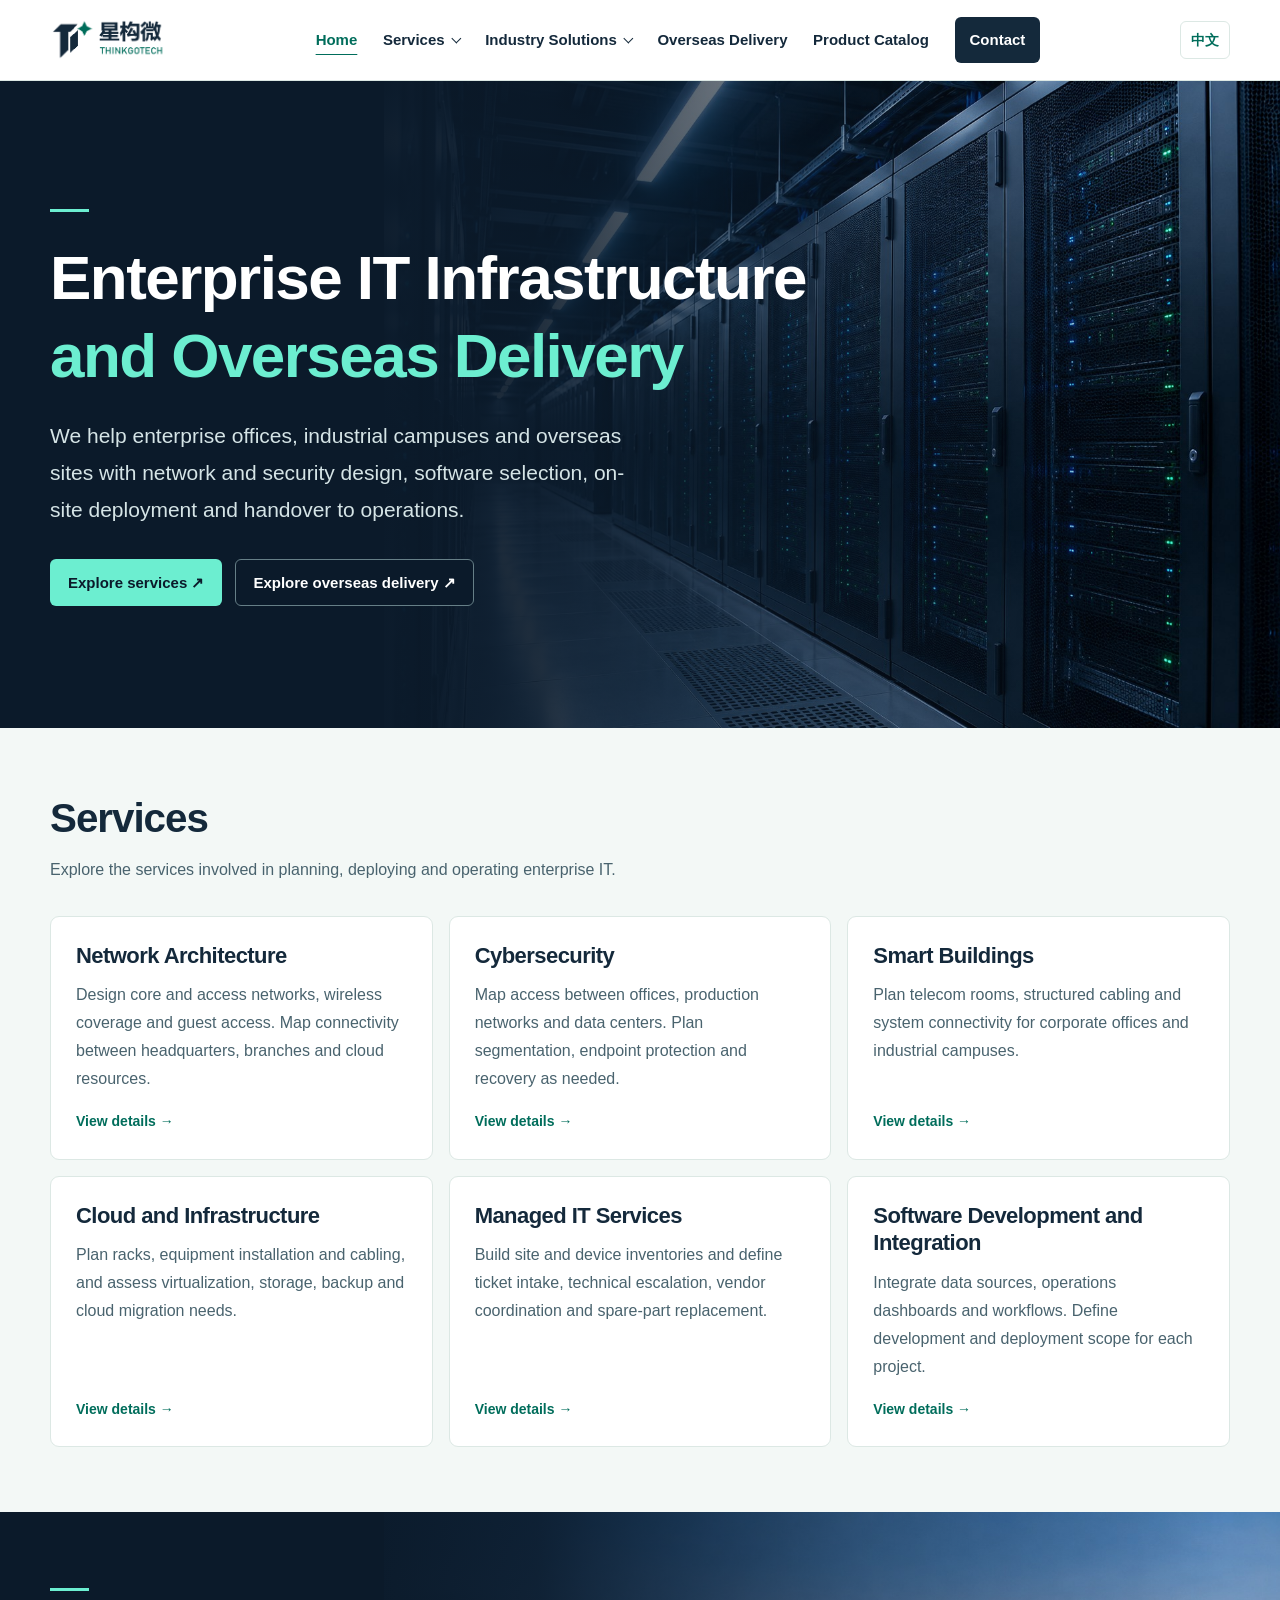
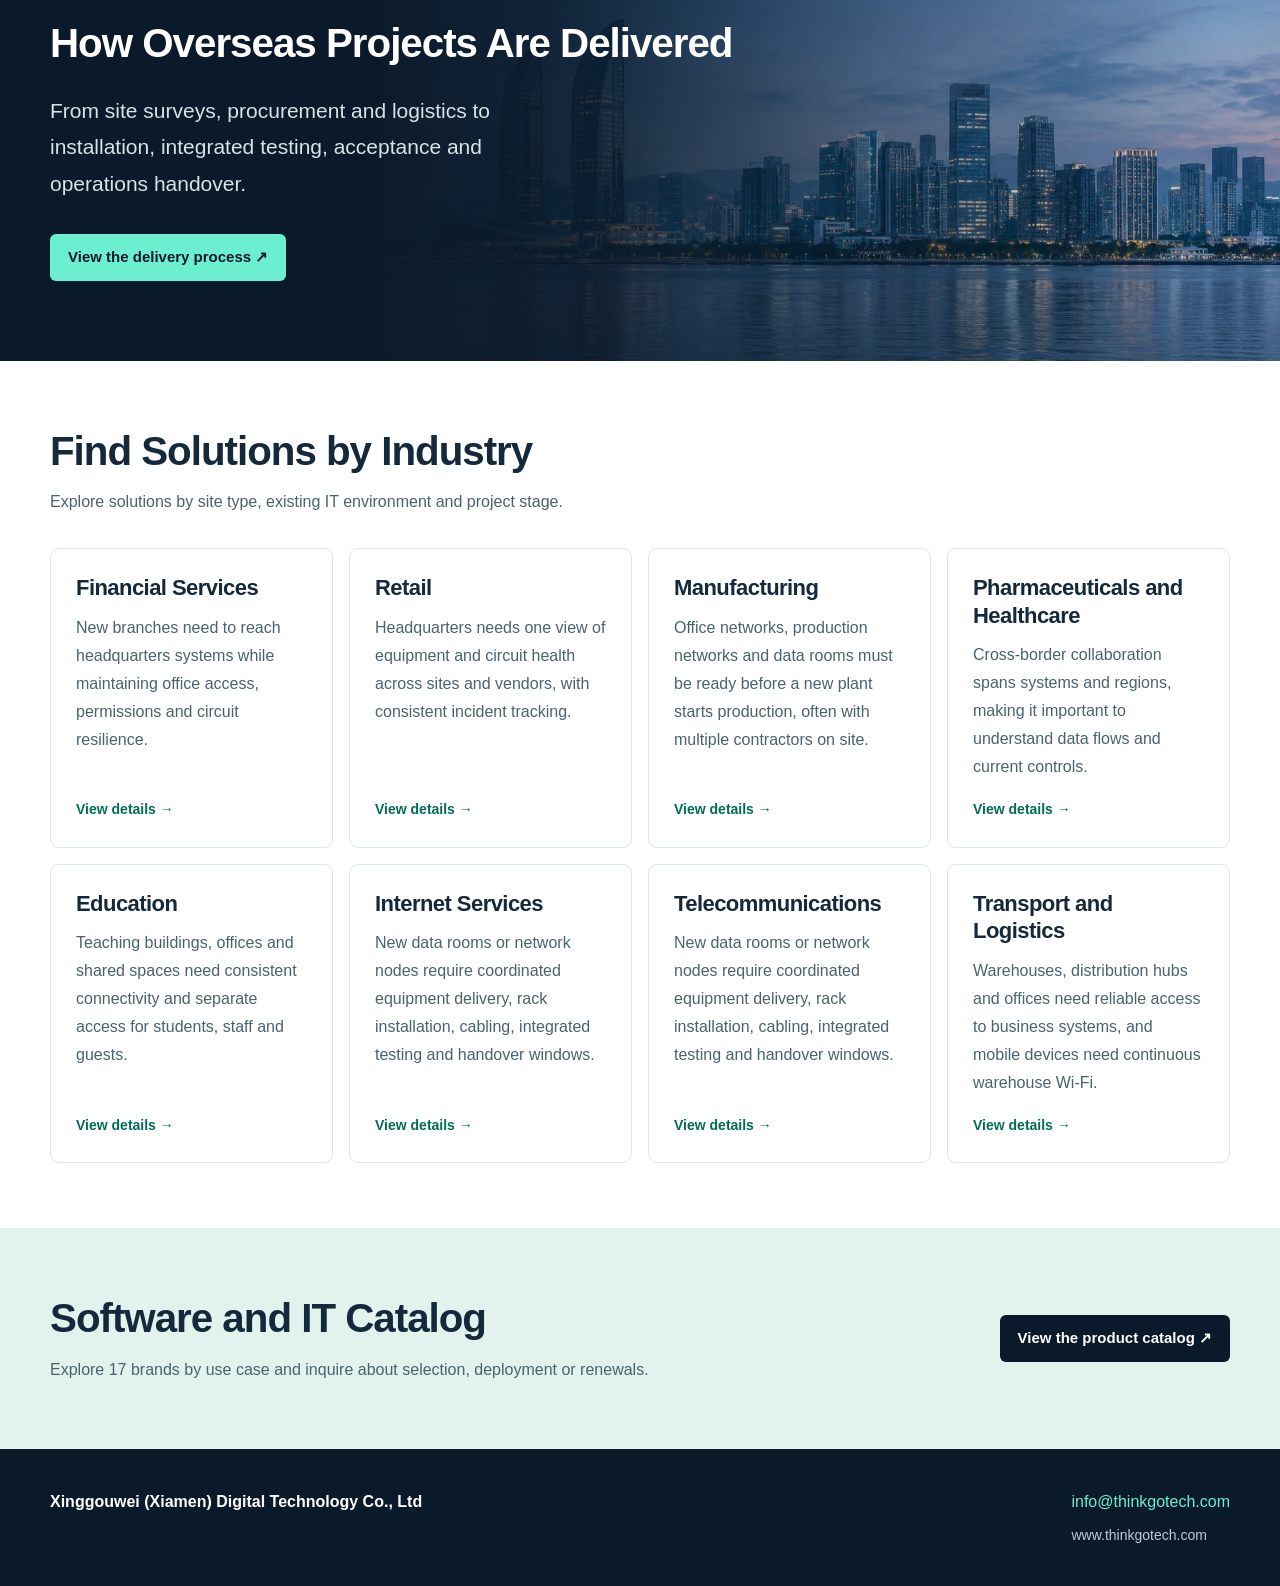
<file: index.html>
<!doctype html>
<html lang="en">
<head>
<meta charset="utf-8">
<meta name="viewport" content="width=device-width,initial-scale=1">
<title>ThinkGoTech | Enterprise IT Infrastructure and Overseas Delivery</title>
<link rel="stylesheet" href="../assets/css/site.css">
<meta name="description" content="ThinkGoTech helps enterprises plan IT infrastructure, deliver overseas projects and select software for offices, industrial campuses and remote sites.">
<link rel="alternate" hreflang="zh-CN" href="../index.html">
<link rel="alternate" hreflang="en" href="./index.html">
</head>
<body>
<header><div class="wrap top"><a class="logo" href="#home" aria-label="ThinkGoTech home"><img src="../assets/images/thinkgotech-logo.png" alt="ThinkGoTech"></a><button class="menu-toggle" type="button" aria-expanded="false" aria-controls="nav">Menu</button>
<nav id="nav" aria-label="Main navigation"><a class="" href="#home">Home</a>
<details data-group="business"><summary>Services</summary><div class="drop"><a class="" href="#business">View all</a><a class="" href="#network">Network Architecture</a><a class="" href="#security">Cybersecurity</a><a class="" href="#building">Smart Buildings</a><a class="" href="#cloud">Cloud and Infrastructure</a><a class="" href="#managed">Managed IT Services</a><a class="" href="#software">Software Development and Integration</a></div>
</details>
<details data-group="industries"><summary>Industry Solutions</summary><div class="drop"><a class="" href="#industries">View all</a><a class="" href="#finance">Financial Services</a><a class="" href="#retail">Retail</a><a class="" href="#manufacturing">Manufacturing</a><a class="" href="#health">Pharmaceuticals and Healthcare</a><a class="" href="#education">Education</a><a class="" href="#digital">Internet Services</a><a class="" href="#node">Telecommunications</a><a class="" href="#logistics">Transport and Logistics</a></div>
</details><a class="" href="#overseas">Overseas Delivery</a><a class="" href="#products">Product Catalog</a><a class="contact-nav" href="#contact">Contact</a>
</nav><a class="language-link" href="../index.html" lang="zh-CN" hreflang="zh-CN">中文</a></div>
</header>
<main id="main">
<article class="page" id="home" data-title="Home" data-parent="">
<section class="mast hero"><img class="backdrop" src="../assets/images/data-center.jpg" alt=""><div class="wrap"><div class="dash"></div><h1>Enterprise IT Infrastructure<br><span>and Overseas Delivery</span></h1><p>We help enterprise offices, industrial campuses and overseas sites with network and security design, software selection, on-site deployment and handover to operations.</p><div class="actions"><a class="button" href="#business">Explore services ↗</a><a class="button alt" href="#overseas">Explore overseas delivery ↗</a></div></div>
</section>
<section class="section pale"><div class="wrap"><div class="section-head"><h2>Services</h2><p>Explore the services involved in planning, deploying and operating enterprise IT.</p></div><div class="grid g3"><div class="card"><h3>Network Architecture</h3><p>Design core and access networks, wireless coverage and guest access. Map connectivity between headquarters, branches and cloud resources.</p><a class="card-link" href="#network">View details →</a></div><div class="card"><h3>Cybersecurity</h3><p>Map access between offices, production networks and data centers. Plan segmentation, endpoint protection and recovery as needed.</p><a class="card-link" href="#security">View details →</a></div><div class="card"><h3>Smart Buildings</h3><p>Plan telecom rooms, structured cabling and system connectivity for corporate offices and industrial campuses.</p><a class="card-link" href="#building">View details →</a></div><div class="card"><h3>Cloud and Infrastructure</h3><p>Plan racks, equipment installation and cabling, and assess virtualization, storage, backup and cloud migration needs.</p><a class="card-link" href="#cloud">View details →</a></div><div class="card"><h3>Managed IT Services</h3><p>Build site and device inventories and define ticket intake, technical escalation, vendor coordination and spare-part replacement.</p><a class="card-link" href="#managed">View details →</a></div><div class="card"><h3>Software Development and Integration</h3><p>Integrate data sources, operations dashboards and workflows. Define development and deployment scope for each project.</p><a class="card-link" href="#software">View details →</a></div></div></div>
</section>
<section class="split-out"><img class="backdrop" src="../assets/images/xiamen-waterfront.jpg" alt=""><div class="wrap"><div class="dash"></div><h2>How Overseas Projects Are Delivered</h2><p>From site surveys, procurement and logistics to installation, integrated testing, acceptance and operations handover.</p><a class="button" href="#overseas">View the delivery process ↗</a></div>
</section>
<section class="section "><div class="wrap"><div class="section-head"><h2>Find Solutions by Industry</h2><p>Explore solutions by site type, existing IT environment and project stage.</p></div><div class="grid g4"><div class="card"><h3>Financial Services</h3><p>New branches need to reach headquarters systems while maintaining office access, permissions and circuit resilience.</p><a class="card-link" href="#finance">View details →</a></div><div class="card"><h3>Retail</h3><p>Headquarters needs one view of equipment and circuit health across sites and vendors, with consistent incident tracking.</p><a class="card-link" href="#retail">View details →</a></div><div class="card"><h3>Manufacturing</h3><p>Office networks, production networks and data rooms must be ready before a new plant starts production, often with multiple contractors on site.</p><a class="card-link" href="#manufacturing">View details →</a></div><div class="card"><h3>Pharmaceuticals and Healthcare</h3><p>Cross-border collaboration spans systems and regions, making it important to understand data flows and current controls.</p><a class="card-link" href="#health">View details →</a></div><div class="card"><h3>Education</h3><p>Teaching buildings, offices and shared spaces need consistent connectivity and separate access for students, staff and guests.</p><a class="card-link" href="#education">View details →</a></div><div class="card"><h3>Internet Services</h3><p>New data rooms or network nodes require coordinated equipment delivery, rack installation, cabling, integrated testing and handover windows.</p><a class="card-link" href="#digital">View details →</a></div><div class="card"><h3>Telecommunications</h3><p>New data rooms or network nodes require coordinated equipment delivery, rack installation, cabling, integrated testing and handover windows.</p><a class="card-link" href="#node">View details →</a></div><div class="card"><h3>Transport and Logistics</h3><p>Warehouses, distribution hubs and offices need reliable access to business systems, and mobile devices need continuous warehouse Wi-Fi.</p><a class="card-link" href="#logistics">View details →</a></div></div></div>
</section>
<section class="section mint"><div class="wrap band"><div><h2>Software and IT Catalog</h2><p>Explore 17 brands by use case and inquire about selection, deployment or renewals.</p></div><div><a class="button" href="#products">View the product catalog ↗</a></div></div>
</section>
</article>
<article class="page" hidden id="business" data-title="Services" data-parent="">
<section class="mast"><div class="wrap"><div class="dash"></div><h1>Services</h1><p>Explore networking, security, smart buildings, cloud infrastructure, managed IT and software integration.</p></div>
</section>
<section class="section pale"><div class="wrap"><div class="section-head"><h2>Six Service Areas</h2><p>Choose a service to see typical activities and sample deliverables.</p></div><div class="grid g3"><div class="card"><h3>Network Architecture</h3><p>Design core and access networks, wireless coverage and guest access. Map connectivity between headquarters, branches and cloud resources.</p><a class="card-link" href="#network">View details →</a></div><div class="card"><h3>Cybersecurity</h3><p>Map access between offices, production networks and data centers. Plan segmentation, endpoint protection and recovery as needed.</p><a class="card-link" href="#security">View details →</a></div><div class="card"><h3>Smart Buildings</h3><p>Plan telecom rooms, structured cabling and system connectivity for corporate offices and industrial campuses.</p><a class="card-link" href="#building">View details →</a></div><div class="card"><h3>Cloud and Infrastructure</h3><p>Plan racks, equipment installation and cabling, and assess virtualization, storage, backup and cloud migration needs.</p><a class="card-link" href="#cloud">View details →</a></div><div class="card"><h3>Managed IT Services</h3><p>Build site and device inventories and define ticket intake, technical escalation, vendor coordination and spare-part replacement.</p><a class="card-link" href="#managed">View details →</a></div><div class="card"><h3>Software Development and Integration</h3><p>Integrate data sources, operations dashboards and workflows. Define development and deployment scope for each project.</p><a class="card-link" href="#software">View details →</a></div></div></div>
</section>
</article>
<article class="page" hidden id="network" data-title="Network Architecture" data-parent="business">
<section class="mast"><div class="wrap"><div class="crumb"><a class="" href="#business">Services</a> <span> / Network Architecture</span></div><div class="dash"></div><h1>Network Architecture</h1><p>Design core and access networks, wireless coverage and guest access. Map connectivity between headquarters, branches and cloud resources.</p></div>
</section>
<section class="section pale"><div class="wrap"><div class="section-head"><h2>Scope of Work</h2><p>Project scope depends on site conditions, existing systems and delivery objectives.</p></div><div class="grid g3"><div class="card"><h3>Wired and Wireless Campus Networks</h3><p>Plan core, access and wireless coverage for offices, production and public areas. Define guest networking and device access.</p></div><div class="card"><h3>Site and Cloud Connectivity</h3><p>Map access across headquarters, overseas branches, data rooms and cloud environments. Compare dedicated circuits, SD-WAN and cloud connectivity against latency, cost and management needs.</p></div><div class="card"><h3>Network Migration and Cutover</h3><p>Validate a pilot site before a phased rollout. Agree link cutover, validation and rollback conditions.</p></div></div></div>
</section>
<section class="section "><div class="wrap"><div class="section-head"><h2>Solutions</h2><p>Explore implementation steps, acceptance checks and deliverables by project type.</p></div><div class="grid g2"><div class="card"><h3>Campus Networking and Wireless Coverage</h3><p>Office, production and public areas have different device densities and access needs. Establish wired outlet, wireless capacity and device access requirements first.</p><a class="card-link" href="#network-1">View details →</a></div><div class="card"><h3>IT/OT Network Integration</h3><p>Production devices, monitoring systems and office services need coordinated access. Production changes often have limited maintenance windows.</p><a class="card-link" href="#network-2">View details →</a></div><div class="card"><h3>Cross-Border Connectivity and SD-WAN</h3><p>Connect headquarters, overseas offices, cloud resources and data centers through a centrally managed network. Choose connectivity based on local circuit conditions.</p><a class="card-link" href="#network-3">View details →</a></div><div class="card"><h3>Data Center and Backbone Networking</h3><p>Assess data center interconnects, redundancy and backbone expansion against business continuity targets.</p><a class="card-link" href="#network-4">View details →</a></div></div></div>
</section>
<section class="section mint"><div class="wrap band"><div><h2>Sample Deliverables</h2><p>Network topology, IP and VLAN plans, circuit and policy inventories, cutover plans and test records</p></div><div><a class="button" href="#node">View related industry solutions ↗</a></div></div>
</section>
</article>
<article class="page" hidden id="network-1" data-title="Campus Networking and Wireless Coverage" data-parent="network">
<section class="mast"><div class="wrap"><div class="crumb"><a class="" href="#network">Network Architecture</a> <span> / Campus Networking and Wireless Coverage</span></div><div class="dash"></div><h1>Campus Networking and Wireless Coverage</h1><p>Office, production and public areas have different device densities and access needs. Establish wired outlet, wireless capacity and device access requirements first.</p></div>
</section>
<section class="topic-bar"><div class="wrap topic-nav" aria-label="Related topics"><a class="topic-on" href="#network-1">Campus Networking and Wireless Coverage</a><a class="" href="#network-2">IT/OT Network Integration</a><a class="" href="#network-3">Cross-Border Connectivity and SD-WAN</a><a class="" href="#network-4">Data Center and Backbone Networking</a></div>
</section>
<section class="section pale"><div class="wrap"><div class="section-head"><h2>Implementation and Acceptance</h2><p>Agree the scope, deployment steps and acceptance evidence based on project objectives.</p></div><div class="grid g2"><div class="card rich"><h3>Design and Implementation Steps</h3><ul><li>Inventory outlets and devices by floor and area</li><li>Plan core, distribution and access layers and PoE capacity</li><li>Assess Wi-Fi 6/6E and roaming needs in high-density areas</li></ul></div><div class="card rich"><h3>Acceptance and Sample Deliverables</h3><ul><li>Outlet and equipment inventory</li><li>Topology and VLAN plan</li><li>Coverage, roaming and authentication tests</li></ul></div></div><div class="field-check"><h3>What to Check on Site</h3><p>Check switch ports, PoE budgets and interference before installation. Test crowded meeting areas and inter-floor roaming, then verify permissions for staff, guests and production devices separately.</p></div></div>
</section>
<section class="section mint"><div class="wrap band"><div><h2>Discuss Your Project</h2><p>Tell us about your current environment, target sites and go-live date.</p></div><div><a class="button" href="#contact">Contact ThinkGoTech ↗</a></div></div>
</section>
</article>
<article class="page" hidden id="network-2" data-title="IT/OT Network Integration" data-parent="network">
<section class="mast"><div class="wrap"><div class="crumb"><a class="" href="#network">Network Architecture</a> <span> / IT/OT Network Integration</span></div><div class="dash"></div><h1>IT/OT Network Integration</h1><p>Production devices, monitoring systems and office services need coordinated access. Production changes often have limited maintenance windows.</p></div>
</section>
<section class="topic-bar"><div class="wrap topic-nav" aria-label="Related topics"><a class="" href="#network-1">Campus Networking and Wireless Coverage</a><a class="topic-on" href="#network-2">IT/OT Network Integration</a><a class="" href="#network-3">Cross-Border Connectivity and SD-WAN</a><a class="" href="#network-4">Data Center and Backbone Networking</a></div>
</section>
<section class="section pale"><div class="wrap"><div class="section-head"><h2>Implementation and Acceptance</h2><p>Agree the scope, deployment steps and acceptance evidence based on project objectives.</p></div><div class="grid g2"><div class="card rich"><h3>Design and Implementation Steps</h3><ul><li>Separate office, production and third-party access zones</li><li>Permit only required industrial protocols and support paths</li><li>Validate on a pilot production line before rolling out in stages</li></ul></div><div class="card rich"><h3>Acceptance and Sample Deliverables</h3><ul><li>IT/OT network zoning diagram</li><li>Access matrix</li><li>Production change windows, rollback procedures and integration records</li></ul></div></div><div class="field-check"><h3>What to Check on Site</h3><p>Confirm key industrial protocols and support owners. Keep the previous access path during the pilot and verify device onboarding, controlled vendor access and recovery.</p></div></div>
</section>
<section class="section mint"><div class="wrap band"><div><h2>Discuss Your Project</h2><p>Tell us about your current environment, target sites and go-live date.</p></div><div><a class="button" href="#contact">Contact ThinkGoTech ↗</a></div></div>
</section>
</article>
<article class="page" hidden id="network-3" data-title="Cross-Border Connectivity and SD-WAN" data-parent="network">
<section class="mast"><div class="wrap"><div class="crumb"><a class="" href="#network">Network Architecture</a> <span> / Cross-Border Connectivity and SD-WAN</span></div><div class="dash"></div><h1>Cross-Border Connectivity and SD-WAN</h1><p>Connect headquarters, overseas offices, cloud resources and data centers through a centrally managed network. Choose connectivity based on local circuit conditions.</p></div>
</section>
<section class="topic-bar"><div class="wrap topic-nav" aria-label="Related topics"><a class="" href="#network-1">Campus Networking and Wireless Coverage</a><a class="" href="#network-2">IT/OT Network Integration</a><a class="topic-on" href="#network-3">Cross-Border Connectivity and SD-WAN</a><a class="" href="#network-4">Data Center and Backbone Networking</a></div>
</section>
<section class="section pale"><div class="wrap"><div class="section-head"><h2>Implementation and Acceptance</h2><p>Agree the scope, deployment steps and acceptance evidence based on project objectives.</p></div><div class="grid g2"><div class="card rich"><h3>Design and Implementation Steps</h3><ul><li>Map critical applications and traffic flows at each site</li><li>Compare dedicated circuits, SD-WAN and cloud connectivity</li><li>Configure redundant links and verify failover</li></ul></div><div class="card rich"><h3>Acceptance and Sample Deliverables</h3><ul><li>Site and circuit inventory</li><li>Topology and routing policies</li><li>Latency, packet loss and failover tests</li></ul></div></div><div class="field-check"><h3>What to Check on Site</h3><p>Use representative traffic from ticketing, conferencing or R&amp;D systems to compare primary and backup paths. During failover, check session recovery and return routing.</p></div></div>
</section>
<section class="section mint"><div class="wrap band"><div><h2>Discuss Your Project</h2><p>Tell us about your current environment, target sites and go-live date.</p></div><div><a class="button" href="#contact">Contact ThinkGoTech ↗</a></div></div>
</section>
</article>
<article class="page" hidden id="network-4" data-title="Data Center and Backbone Networking" data-parent="network">
<section class="mast"><div class="wrap"><div class="crumb"><a class="" href="#network">Network Architecture</a> <span> / Data Center and Backbone Networking</span></div><div class="dash"></div><h1>Data Center and Backbone Networking</h1><p>Assess data center interconnects, redundancy and backbone expansion against business continuity targets.</p></div>
</section>
<section class="topic-bar"><div class="wrap topic-nav" aria-label="Related topics"><a class="" href="#network-1">Campus Networking and Wireless Coverage</a><a class="" href="#network-2">IT/OT Network Integration</a><a class="" href="#network-3">Cross-Border Connectivity and SD-WAN</a><a class="topic-on" href="#network-4">Data Center and Backbone Networking</a></div>
</section>
<section class="section pale"><div class="wrap"><div class="section-head"><h2>Implementation and Acceptance</h2><p>Agree the scope, deployment steps and acceptance evidence based on project objectives.</p></div><div class="grid g2"><div class="card rich"><h3>Design and Implementation Steps</h3><ul><li>Document latency and bandwidth requirements for applications and storage replication</li><li>Plan redundant links and define active-active failover scope</li><li>Run integrated tests and failover drills at a pilot site</li></ul></div><div class="card rich"><h3>Acceptance and Sample Deliverables</h3><ul><li>Equipment ports and addressing inventory</li><li>Data center interconnect topology</li><li>Link utilization and disaster recovery test records</li></ul></div></div><div class="field-check"><h3>What to Check on Site</h3><p>Agree latency limits and failure domains with application, storage and backup teams. Before testing, define the response to link, device and full-site outages.</p></div></div>
</section>
<section class="section mint"><div class="wrap band"><div><h2>Discuss Your Project</h2><p>Tell us about your current environment, target sites and go-live date.</p></div><div><a class="button" href="#contact">Contact ThinkGoTech ↗</a></div></div>
</section>
</article>
<article class="page" hidden id="security" data-title="Cybersecurity" data-parent="business">
<section class="mast"><div class="wrap"><div class="crumb"><a class="" href="#business">Services</a> <span> / Cybersecurity</span></div><div class="dash"></div><h1>Cybersecurity</h1><p>Map access between offices, production networks and data centers. Plan segmentation, endpoint protection and recovery as needed.</p></div>
</section>
<section class="section pale"><div class="wrap"><div class="section-head"><h2>Scope of Work</h2><p>Project scope depends on site conditions, existing systems and delivery objectives.</p></div><div class="grid g3"><div class="card"><h3>Network Segmentation and Access</h3><p>Separate office, production, data room and guest zones. Define access between zones and device admission rules.</p></div><div class="card"><h3>Perimeter and Endpoint Protection</h3><p>Review firewalls, endpoint protection and alert workflows to define access policy, log collection and incident response requirements.</p></div><div class="card"><h3>Cross-Border Data Risk Review</h3><p>Document data assets, flows and permissions. Identify control gaps and prioritize remediation.</p></div></div></div>
</section>
<section class="section "><div class="wrap"><div class="section-head"><h2>Solutions</h2><p>Explore implementation steps, acceptance checks and deliverables by project type.</p></div><div class="grid g2"><div class="card"><h3>Network Segmentation and Zero-Trust Access</h3><p>Define distinct access rights for office users, production systems, support teams and visitors.</p><a class="card-link" href="#security-1">View details →</a></div><div class="card"><h3>Perimeter and Endpoint Protection</h3><p>Define security boundaries across branches, cloud environments and on-premises data centers, with visibility into endpoints and security events.</p><a class="card-link" href="#security-2">View details →</a></div><div class="card"><h3>Cloud and Application Security</h3><p>Use application exposure and data sensitivity to scope access controls, audit logging and application safeguards.</p><a class="card-link" href="#security-3">View details →</a></div><div class="card"><h3>Cross-Border Data Security</h3><p>Identify where data resides, where it goes and who can access it to support subsequent risk assessment.</p><a class="card-link" href="#security-4">View details →</a></div></div></div>
</section>
<section class="section mint"><div class="wrap band"><div><h2>Sample Deliverables</h2><p>Security zoning diagrams, access policies, data flow diagrams, risk registers and remediation recommendations</p></div><div><a class="button" href="#health">View related industry solutions ↗</a></div></div>
</section>
</article>
<article class="page" hidden id="security-1" data-title="Network Segmentation and Zero-Trust Access" data-parent="security">
<section class="mast"><div class="wrap"><div class="crumb"><a class="" href="#security">Cybersecurity</a> <span> / Network Segmentation and Zero-Trust Access</span></div><div class="dash"></div><h1>Network Segmentation and Zero-Trust Access</h1><p>Define distinct access rights for office users, production systems, support teams and visitors.</p></div>
</section>
<section class="topic-bar"><div class="wrap topic-nav" aria-label="Related topics"><a class="topic-on" href="#security-1">Network Segmentation and Zero-Trust Access</a><a class="" href="#security-2">Perimeter and Endpoint Protection</a><a class="" href="#security-3">Cloud and Application Security</a><a class="" href="#security-4">Cross-Border Data Security</a></div>
</section>
<section class="section pale"><div class="wrap"><div class="section-head"><h2>Implementation and Acceptance</h2><p>Agree the scope, deployment steps and acceptance evidence based on project objectives.</p></div><div class="grid g2"><div class="card rich"><h3>Design and Implementation Steps</h3><ul><li>Map identities, endpoints and application resources</li><li>Define trust zones and access paths</li><li>Configure role-based access, audit logging and exception handling</li></ul></div><div class="card rich"><h3>Acceptance and Sample Deliverables</h3><ul><li>Access matrix</li><li>Network zoning diagram</li><li>Access, blocking and logging test results</li></ul></div></div><div class="field-check"><h3>What to Check on Site</h3><p>Distinguish employees, contractors, guests and unattended devices. Test first-time access, role changes, noncompliant devices and account revocation.</p></div></div>
</section>
<section class="section mint"><div class="wrap band"><div><h2>Discuss Your Project</h2><p>Tell us about your current environment, target sites and go-live date.</p></div><div><a class="button" href="#contact">Contact ThinkGoTech ↗</a></div></div>
</section>
</article>
<article class="page" hidden id="security-2" data-title="Perimeter and Endpoint Protection" data-parent="security">
<section class="mast"><div class="wrap"><div class="crumb"><a class="" href="#security">Cybersecurity</a> <span> / Perimeter and Endpoint Protection</span></div><div class="dash"></div><h1>Perimeter and Endpoint Protection</h1><p>Define security boundaries across branches, cloud environments and on-premises data centers, with visibility into endpoints and security events.</p></div>
</section>
<section class="topic-bar"><div class="wrap topic-nav" aria-label="Related topics"><a class="" href="#security-1">Network Segmentation and Zero-Trust Access</a><a class="topic-on" href="#security-2">Perimeter and Endpoint Protection</a><a class="" href="#security-3">Cloud and Application Security</a><a class="" href="#security-4">Cross-Border Data Security</a></div>
</section>
<section class="section pale"><div class="wrap"><div class="section-head"><h2>Implementation and Acceptance</h2><p>Agree the scope, deployment steps and acceptance evidence based on project objectives.</p></div><div class="grid g2"><div class="card rich"><h3>Design and Implementation Steps</h3><ul><li>Review firewalls, EDR and endpoint management</li><li>Define protection rules and alert severity levels</li><li>Test incident reporting, isolation and recovery</li></ul></div><div class="card rich"><h3>Acceptance and Sample Deliverables</h3><ul><li>Device and policy inventory</li><li>Incident response procedures</li><li>Endpoint coverage and alert integration results</li></ul></div></div><div class="field-check"><h3>What to Check on Site</h3><p>Identify which devices can run an agent and which are industrial or specialized systems. Verify that test alerts create tickets and that approvals govern isolation and release.</p></div></div>
</section>
<section class="section mint"><div class="wrap band"><div><h2>Discuss Your Project</h2><p>Tell us about your current environment, target sites and go-live date.</p></div><div><a class="button" href="#contact">Contact ThinkGoTech ↗</a></div></div>
</section>
</article>
<article class="page" hidden id="security-3" data-title="Cloud and Application Security" data-parent="security">
<section class="mast"><div class="wrap"><div class="crumb"><a class="" href="#security">Cybersecurity</a> <span> / Cloud and Application Security</span></div><div class="dash"></div><h1>Cloud and Application Security</h1><p>Use application exposure and data sensitivity to scope access controls, audit logging and application safeguards.</p></div>
</section>
<section class="topic-bar"><div class="wrap topic-nav" aria-label="Related topics"><a class="" href="#security-1">Network Segmentation and Zero-Trust Access</a><a class="" href="#security-2">Perimeter and Endpoint Protection</a><a class="topic-on" href="#security-3">Cloud and Application Security</a><a class="" href="#security-4">Cross-Border Data Security</a></div>
</section>
<section class="section pale"><div class="wrap"><div class="section-head"><h2>Implementation and Acceptance</h2><p>Agree the scope, deployment steps and acceptance evidence based on project objectives.</p></div><div class="grid g2"><div class="card rich"><h3>Design and Implementation Steps</h3><ul><li>Review public exposure, accounts and permissions</li><li>Assess WAF, application testing and audit integration needs</li><li>Retest fixes and document exceptions</li></ul></div><div class="card rich"><h3>Acceptance and Sample Deliverables</h3><ul><li>Asset inventory</li><li>Risk and remediation register</li><li>Audit logging and application security test results</li></ul></div></div><div class="field-check"><h3>What to Check on Site</h3><p>Trace the public entry point through applications, databases and logging. After remediation, retest administrative exposure, access boundaries, audit traceability and application availability.</p></div></div>
</section>
<section class="section mint"><div class="wrap band"><div><h2>Discuss Your Project</h2><p>Tell us about your current environment, target sites and go-live date.</p></div><div><a class="button" href="#contact">Contact ThinkGoTech ↗</a></div></div>
</section>
</article>
<article class="page" hidden id="security-4" data-title="Cross-Border Data Security" data-parent="security">
<section class="mast"><div class="wrap"><div class="crumb"><a class="" href="#security">Cybersecurity</a> <span> / Cross-Border Data Security</span></div><div class="dash"></div><h1>Cross-Border Data Security</h1><p>Identify where data resides, where it goes and who can access it to support subsequent risk assessment.</p></div>
</section>
<section class="topic-bar"><div class="wrap topic-nav" aria-label="Related topics"><a class="" href="#security-1">Network Segmentation and Zero-Trust Access</a><a class="" href="#security-2">Perimeter and Endpoint Protection</a><a class="" href="#security-3">Cloud and Application Security</a><a class="topic-on" href="#security-4">Cross-Border Data Security</a></div>
</section>
<section class="section pale"><div class="wrap"><div class="section-head"><h2>Implementation and Acceptance</h2><p>Agree the scope, deployment steps and acceptance evidence based on project objectives.</p></div><div class="grid g2"><div class="card rich"><h3>Design and Implementation Steps</h3><ul><li>Select representative business processes and systems</li><li>Document data assets and flow paths</li><li>Plan remediation for access, transfer, storage and backup gaps</li></ul></div><div class="card rich"><h3>Acceptance and Sample Deliverables</h3><ul><li>Data flow diagrams</li><li>Gap register</li><li>Phased remediation plan</li></ul></div></div><div class="field-check"><h3>What to Check on Site</h3><p>Review data flows, cross-region access and system ownership with business teams. Track overly broad permissions, unclear transfer paths and missing audit trails separately.</p></div></div>
</section>
<section class="section mint"><div class="wrap band"><div><h2>Discuss Your Project</h2><p>Tell us about your current environment, target sites and go-live date.</p></div><div><a class="button" href="#contact">Contact ThinkGoTech ↗</a></div></div>
</section>
</article>
<article class="page" hidden id="building" data-title="Smart Buildings" data-parent="business">
<section class="mast"><div class="wrap"><div class="crumb"><a class="" href="#business">Services</a> <span> / Smart Buildings</span></div><div class="dash"></div><h1>Smart Buildings</h1><p>Plan telecom rooms, structured cabling and system connectivity for corporate offices and industrial campuses.</p></div>
</section>
<section class="section pale"><div class="wrap"><div class="section-head"><h2>Scope of Work</h2><p>Project scope depends on site conditions, existing systems and delivery objectives.</p></div><div class="grid g3"><div class="card"><h3>Structured Cabling and Telecom Closets</h3><p>Check data rooms, telecom closets, cable trays and outlets. Confirm cable routes, rack layouts and power interfaces.</p></div><div class="card"><h3>Building Systems Connectivity</h3><p>Confirm interfaces and isolation requirements for access control and video surveillance, then plan device connectivity.</p></div><div class="card"><h3>On-Site Integration Testing and Handover</h3><p>Coordinate construction handoffs, cable testing and device integration. Document outlet identifiers, ports and as-built drawings.</p></div></div></div>
</section>
<section class="section "><div class="wrap"><div class="section-head"><h2>Solutions</h2><p>Explore implementation steps, acceptance checks and deliverables by project type.</p></div><div class="grid g2"><div class="card"><h3>Structured Cabling and Telecom Rooms</h3><p>Include racks, power, cable trays, outlets and fit-out handoffs in one installation plan.</p><a class="card-link" href="#building-1">View details →</a></div><div class="card"><h3>Video Surveillance and Access Control</h3><p>Connect security devices and management platforms based on locations, bandwidth and access rights.</p><a class="card-link" href="#building-2">View details →</a></div><div class="card"><h3>Building Systems and Space Management</h3><p>Define energy, environmental and occupancy data needs for offices, meeting rooms and shared spaces.</p><a class="card-link" href="#building-3">View details →</a></div><div class="card"><h3>Campus Integration Testing and Acceptance</h3><p>For projects with multiple contractors, define ownership and acceptance criteria at every handoff.</p><a class="card-link" href="#building-4">View details →</a></div></div></div>
</section>
<section class="section mint"><div class="wrap band"><div><h2>Sample Deliverables</h2><p>Outlet and port inventories, cabling diagrams, access policies, test records and as-built drawings</p></div><div><a class="button" href="#manufacturing">View related industry solutions ↗</a></div></div>
</section>
</article>
<article class="page" hidden id="building-1" data-title="Structured Cabling and Telecom Rooms" data-parent="building">
<section class="mast"><div class="wrap"><div class="crumb"><a class="" href="#building">Smart Buildings</a> <span> / Structured Cabling and Telecom Rooms</span></div><div class="dash"></div><h1>Structured Cabling and Telecom Rooms</h1><p>Include racks, power, cable trays, outlets and fit-out handoffs in one installation plan.</p></div>
</section>
<section class="topic-bar"><div class="wrap topic-nav" aria-label="Related topics"><a class="topic-on" href="#building-1">Structured Cabling and Telecom Rooms</a><a class="" href="#building-2">Video Surveillance and Access Control</a><a class="" href="#building-3">Building Systems and Space Management</a><a class="" href="#building-4">Campus Integration Testing and Acceptance</a></div>
</section>
<section class="section pale"><div class="wrap"><div class="section-head"><h2>Implementation and Acceptance</h2><p>Agree the scope, deployment steps and acceptance evidence based on project objectives.</p></div><div class="grid g2"><div class="card rich"><h3>Design and Implementation Steps</h3><ul><li>Survey data rooms and telecom closets</li><li>Plan copper, fiber and tray routes</li><li>Standardize cable identifiers, labels and test records</li></ul></div><div class="card rich"><h3>Acceptance and Sample Deliverables</h3><ul><li>Rack and outlet inventory</li><li>Cabling routes and port schedules</li><li>Cable test results and as-built drawings</li></ul></div></div><div class="field-check"><h3>What to Check on Site</h3><p>Inspect trays, power, grounding and spare pathways. Check that faceplates, patch panels and switch ports can be traced through consistent numbering.</p></div></div>
</section>
<section class="section mint"><div class="wrap band"><div><h2>Discuss Your Project</h2><p>Tell us about your current environment, target sites and go-live date.</p></div><div><a class="button" href="#contact">Contact ThinkGoTech ↗</a></div></div>
</section>
</article>
<article class="page" hidden id="building-2" data-title="Video Surveillance and Access Control" data-parent="building">
<section class="mast"><div class="wrap"><div class="crumb"><a class="" href="#building">Smart Buildings</a> <span> / Video Surveillance and Access Control</span></div><div class="dash"></div><h1>Video Surveillance and Access Control</h1><p>Connect security devices and management platforms based on locations, bandwidth and access rights.</p></div>
</section>
<section class="topic-bar"><div class="wrap topic-nav" aria-label="Related topics"><a class="" href="#building-1">Structured Cabling and Telecom Rooms</a><a class="topic-on" href="#building-2">Video Surveillance and Access Control</a><a class="" href="#building-3">Building Systems and Space Management</a><a class="" href="#building-4">Campus Integration Testing and Acceptance</a></div>
</section>
<section class="section pale"><div class="wrap"><div class="section-head"><h2>Implementation and Acceptance</h2><p>Agree the scope, deployment steps and acceptance evidence based on project objectives.</p></div><div class="grid g2"><div class="card rich"><h3>Design and Implementation Steps</h3><ul><li>Verify interfaces for cameras, controllers and management platforms</li><li>Plan device subnets and administrative permissions</li><li>Verify video feeds, door events and logs</li></ul></div><div class="card rich"><h3>Acceptance and Sample Deliverables</h3><ul><li>Security network topology</li><li>Device and location inventory</li><li>Integration test records</li></ul></div></div><div class="field-check"><h3>What to Check on Site</h3><p>Use retention and bandwidth requirements to validate device density. Check isolation from the office network and trace door events to their location and time.</p></div></div>
</section>
<section class="section mint"><div class="wrap band"><div><h2>Discuss Your Project</h2><p>Tell us about your current environment, target sites and go-live date.</p></div><div><a class="button" href="#contact">Contact ThinkGoTech ↗</a></div></div>
</section>
</article>
<article class="page" hidden id="building-3" data-title="Building Systems and Space Management" data-parent="building">
<section class="mast"><div class="wrap"><div class="crumb"><a class="" href="#building">Smart Buildings</a> <span> / Building Systems and Space Management</span></div><div class="dash"></div><h1>Building Systems and Space Management</h1><p>Define energy, environmental and occupancy data needs for offices, meeting rooms and shared spaces.</p></div>
</section>
<section class="topic-bar"><div class="wrap topic-nav" aria-label="Related topics"><a class="" href="#building-1">Structured Cabling and Telecom Rooms</a><a class="" href="#building-2">Video Surveillance and Access Control</a><a class="topic-on" href="#building-3">Building Systems and Space Management</a><a class="" href="#building-4">Campus Integration Testing and Acceptance</a></div>
</section>
<section class="section pale"><div class="wrap"><div class="section-head"><h2>Implementation and Acceptance</h2><p>Agree the scope, deployment steps and acceptance evidence based on project objectives.</p></div><div class="grid g2"><div class="card rich"><h3>Design and Implementation Steps</h3><ul><li>Inventory sensors, devices and interfaces</li><li>Define telemetry and alert rules</li><li>Assess integration with existing building systems</li></ul></div><div class="card rich"><h3>Acceptance and Sample Deliverables</h3><ul><li>System interfaces and device locations</li><li>Alert and access settings</li><li>Data integration test records</li></ul></div></div><div class="field-check"><h3>What to Check on Site</h3><p>Identify available fields, protocols and owners. During a pilot, simulate an offline device and threshold alerts, then verify assignment, response and recovery records.</p></div></div>
</section>
<section class="section mint"><div class="wrap band"><div><h2>Discuss Your Project</h2><p>Tell us about your current environment, target sites and go-live date.</p></div><div><a class="button" href="#contact">Contact ThinkGoTech ↗</a></div></div>
</section>
</article>
<article class="page" hidden id="building-4" data-title="Campus Integration Testing and Acceptance" data-parent="building">
<section class="mast"><div class="wrap"><div class="crumb"><a class="" href="#building">Smart Buildings</a> <span> / Campus Integration Testing and Acceptance</span></div><div class="dash"></div><h1>Campus Integration Testing and Acceptance</h1><p>For projects with multiple contractors, define ownership and acceptance criteria at every handoff.</p></div>
</section>
<section class="topic-bar"><div class="wrap topic-nav" aria-label="Related topics"><a class="" href="#building-1">Structured Cabling and Telecom Rooms</a><a class="" href="#building-2">Video Surveillance and Access Control</a><a class="" href="#building-3">Building Systems and Space Management</a><a class="topic-on" href="#building-4">Campus Integration Testing and Acceptance</a></div>
</section>
<section class="section pale"><div class="wrap"><div class="section-head"><h2>Implementation and Acceptance</h2><p>Agree the scope, deployment steps and acceptance evidence based on project objectives.</p></div><div class="grid g2"><div class="card rich"><h3>Design and Implementation Steps</h3><ul><li>Confirm civil works, low-voltage and IT handoffs</li><li>Accept outlets, connectivity and business access in batches</li><li>Transfer as-built documents, assets and open issues</li></ul></div><div class="card rich"><h3>Acceptance and Sample Deliverables</h3><ul><li>Handoff matrix</li><li>Milestone acceptance reports</li><li>Asset register and as-built records</li></ul></div></div><div class="field-check"><h3>What to Check on Site</h3><p>Separate construction, equipment and system checks. Assign every exception an owner, due date and retest method before handover.</p></div></div>
</section>
<section class="section mint"><div class="wrap band"><div><h2>Discuss Your Project</h2><p>Tell us about your current environment, target sites and go-live date.</p></div><div><a class="button" href="#contact">Contact ThinkGoTech ↗</a></div></div>
</section>
</article>
<article class="page" hidden id="cloud" data-title="Cloud and Infrastructure" data-parent="business">
<section class="mast"><div class="wrap"><div class="crumb"><a class="" href="#business">Services</a> <span> / Cloud and Infrastructure</span></div><div class="dash"></div><h1>Cloud and Infrastructure</h1><p>Plan racks, equipment installation and cabling, and assess virtualization, storage, backup and cloud migration needs.</p></div>
</section>
<section class="section pale"><div class="wrap"><div class="section-head"><h2>Scope of Work</h2><p>Project scope depends on site conditions, existing systems and delivery objectives.</p></div><div class="grid g3"><div class="card"><h3>Data Rooms and Compute Resources</h3><p>Assess rack, power, server, storage and virtualization needs. Size capacity to application workloads.</p></div><div class="card"><h3>Cloud Resources and Migration</h3><p>Map application dependencies and cloud networking. Define migration phases, verification and rollback conditions.</p></div><div class="card"><h3>Backup and Recovery</h3><p>Identify critical data, backup frequency, retention and recovery objectives. Test recovery according to the plan.</p></div></div></div>
</section>
<section class="section "><div class="wrap"><div class="section-head"><h2>Solutions</h2><p>Explore implementation steps, acceptance checks and deliverables by project type.</p></div><div class="grid g2"><div class="card"><h3>Servers, Storage and Virtualization</h3><p>Plan compute, storage and virtualization according to workloads, availability targets and operating conditions.</p><a class="card-link" href="#cloud-1">View details →</a></div><div class="card"><h3>Hybrid Cloud and Application Migration</h3><p>Plan cloud networking, permissions and existing application dependencies together.</p><a class="card-link" href="#cloud-2">View details →</a></div><div class="card"><h3>Backup and Disaster Recovery</h3><p>Use business priorities to determine which data to protect, acceptable recovery points and maximum downtime.</p><a class="card-link" href="#cloud-3">View details →</a></div><div class="card"><h3>High-Density Data Centers and Compute</h3><p>For high-performance compute or capacity expansion, review power, cooling, rack loading, network and storage constraints first.</p><a class="card-link" href="#cloud-4">View details →</a></div></div></div>
</section>
<section class="section mint"><div class="wrap band"><div><h2>Sample Deliverables</h2><p>Resource inventories, deployment plans, migration and rollback plans, and backup recovery verification records</p></div><div><a class="button" href="#node">View related industry solutions ↗</a></div></div>
</section>
</article>
<article class="page" hidden id="cloud-1" data-title="Servers, Storage and Virtualization" data-parent="cloud">
<section class="mast"><div class="wrap"><div class="crumb"><a class="" href="#cloud">Cloud and Infrastructure</a> <span> / Servers, Storage and Virtualization</span></div><div class="dash"></div><h1>Servers, Storage and Virtualization</h1><p>Plan compute, storage and virtualization according to workloads, availability targets and operating conditions.</p></div>
</section>
<section class="topic-bar"><div class="wrap topic-nav" aria-label="Related topics"><a class="topic-on" href="#cloud-1">Servers, Storage and Virtualization</a><a class="" href="#cloud-2">Hybrid Cloud and Application Migration</a><a class="" href="#cloud-3">Backup and Disaster Recovery</a><a class="" href="#cloud-4">High-Density Data Centers and Compute</a></div>
</section>
<section class="section pale"><div class="wrap"><div class="section-head"><h2>Implementation and Acceptance</h2><p>Agree the scope, deployment steps and acceptance evidence based on project objectives.</p></div><div class="grid g2"><div class="card rich"><h3>Design and Implementation Steps</h3><ul><li>Inventory applications, capacity and performance</li><li>Compare conventional virtualization, hyperconverged infrastructure and private cloud options</li><li>Agree rack installation, configuration and application cutover order</li></ul></div><div class="card rich"><h3>Acceptance and Sample Deliverables</h3><ul><li>Resource inventory</li><li>Deployment plan</li><li>Performance, capacity and availability test results</li></ul></div></div><div class="field-check"><h3>What to Check on Site</h3><p>Validate CPU, storage and redundancy headroom against peak workloads. Check monitoring, access controls and workload behavior during a node outage.</p></div></div>
</section>
<section class="section mint"><div class="wrap band"><div><h2>Discuss Your Project</h2><p>Tell us about your current environment, target sites and go-live date.</p></div><div><a class="button" href="#contact">Contact ThinkGoTech ↗</a></div></div>
</section>
</article>
<article class="page" hidden id="cloud-2" data-title="Hybrid Cloud and Application Migration" data-parent="cloud">
<section class="mast"><div class="wrap"><div class="crumb"><a class="" href="#cloud">Cloud and Infrastructure</a> <span> / Hybrid Cloud and Application Migration</span></div><div class="dash"></div><h1>Hybrid Cloud and Application Migration</h1><p>Plan cloud networking, permissions and existing application dependencies together.</p></div>
</section>
<section class="topic-bar"><div class="wrap topic-nav" aria-label="Related topics"><a class="" href="#cloud-1">Servers, Storage and Virtualization</a><a class="topic-on" href="#cloud-2">Hybrid Cloud and Application Migration</a><a class="" href="#cloud-3">Backup and Disaster Recovery</a><a class="" href="#cloud-4">High-Density Data Centers and Compute</a></div>
</section>
<section class="section pale"><div class="wrap"><div class="section-head"><h2>Implementation and Acceptance</h2><p>Agree the scope, deployment steps and acceptance evidence based on project objectives.</p></div><div class="grid g2"><div class="card rich"><h3>Design and Implementation Steps</h3><ul><li>Identify application and database dependencies</li><li>Define pilot, synchronization and phased migration order</li><li>Validate production access and retain a rollback window</li></ul></div><div class="card rich"><h3>Acceptance and Sample Deliverables</h3><ul><li>Application dependency map</li><li>Migration and rollback plans</li><li>Production readiness records</li></ul></div></div><div class="field-check"><h3>What to Check on Site</h3><p>Start with lower-dependency applications. Verify database connectivity, DNS, network access and monitoring. Agree success criteria and rollback thresholds for the migration window.</p></div></div>
</section>
<section class="section mint"><div class="wrap band"><div><h2>Discuss Your Project</h2><p>Tell us about your current environment, target sites and go-live date.</p></div><div><a class="button" href="#contact">Contact ThinkGoTech ↗</a></div></div>
</section>
</article>
<article class="page" hidden id="cloud-3" data-title="Backup and Disaster Recovery" data-parent="cloud">
<section class="mast"><div class="wrap"><div class="crumb"><a class="" href="#cloud">Cloud and Infrastructure</a> <span> / Backup and Disaster Recovery</span></div><div class="dash"></div><h1>Backup and Disaster Recovery</h1><p>Use business priorities to determine which data to protect, acceptable recovery points and maximum downtime.</p></div>
</section>
<section class="topic-bar"><div class="wrap topic-nav" aria-label="Related topics"><a class="" href="#cloud-1">Servers, Storage and Virtualization</a><a class="" href="#cloud-2">Hybrid Cloud and Application Migration</a><a class="topic-on" href="#cloud-3">Backup and Disaster Recovery</a><a class="" href="#cloud-4">High-Density Data Centers and Compute</a></div>
</section>
<section class="section pale"><div class="wrap"><div class="section-head"><h2>Implementation and Acceptance</h2><p>Agree the scope, deployment steps and acceptance evidence based on project objectives.</p></div><div class="grid g2"><div class="card rich"><h3>Design and Implementation Steps</h3><ul><li>Identify data and backup ownership</li><li>Evaluate local and off-site copies and retention policies</li><li>Test sample restores and conduct a disaster recovery drill</li></ul></div><div class="card rich"><h3>Acceptance and Sample Deliverables</h3><ul><li>Backup and recovery policies</li><li>Business recovery sequence</li><li>Drill and restore records</li></ul></div></div><div class="field-check"><h3>What to Check on Site</h3><p>Test restoration of an individual file, a critical database or a representative application. Record recovery point, elapsed time, dependency startup order and business sign-off.</p></div></div>
</section>
<section class="section mint"><div class="wrap band"><div><h2>Discuss Your Project</h2><p>Tell us about your current environment, target sites and go-live date.</p></div><div><a class="button" href="#contact">Contact ThinkGoTech ↗</a></div></div>
</section>
</article>
<article class="page" hidden id="cloud-4" data-title="High-Density Data Centers and Compute" data-parent="cloud">
<section class="mast"><div class="wrap"><div class="crumb"><a class="" href="#cloud">Cloud and Infrastructure</a> <span> / High-Density Data Centers and Compute</span></div><div class="dash"></div><h1>High-Density Data Centers and Compute</h1><p>For high-performance compute or capacity expansion, review power, cooling, rack loading, network and storage constraints first.</p></div>
</section>
<section class="topic-bar"><div class="wrap topic-nav" aria-label="Related topics"><a class="" href="#cloud-1">Servers, Storage and Virtualization</a><a class="" href="#cloud-2">Hybrid Cloud and Application Migration</a><a class="" href="#cloud-3">Backup and Disaster Recovery</a><a class="topic-on" href="#cloud-4">High-Density Data Centers and Compute</a></div>
</section>
<section class="section pale"><div class="wrap"><div class="section-head"><h2>Implementation and Acceptance</h2><p>Agree the scope, deployment steps and acceptance evidence based on project objectives.</p></div><div class="grid g2"><div class="card rich"><h3>Design and Implementation Steps</h3><ul><li>Calculate floor space, power and cooling headroom</li><li>Assess GPU nodes, switching and storage interfaces</li><li>Test operating conditions for target loads and expansion</li></ul></div><div class="card rich"><h3>Acceptance and Sample Deliverables</h3><ul><li>Site assessment</li><li>Compute and rack plan</li><li>Operating conditions acceptance checklist</li></ul></div></div><div class="field-check"><h3>What to Check on Site</h3><p>Check peak power, rack load limits, cooling headroom and east–west traffic. Confirm capacity for current loads and planned expansion separately.</p></div></div>
</section>
<section class="section mint"><div class="wrap band"><div><h2>Discuss Your Project</h2><p>Tell us about your current environment, target sites and go-live date.</p></div><div><a class="button" href="#contact">Contact ThinkGoTech ↗</a></div></div>
</section>
</article>
<article class="page" hidden id="managed" data-title="Managed IT Services" data-parent="business">
<section class="mast"><div class="wrap"><div class="crumb"><a class="" href="#business">Services</a> <span> / Managed IT Services</span></div><div class="dash"></div><h1>Managed IT Services</h1><p>Build site and device inventories and define ticket intake, technical escalation, vendor coordination and spare-part replacement.</p></div>
</section>
<section class="section pale"><div class="wrap"><div class="section-head"><h2>Scope of Work</h2><p>Project scope depends on site conditions, existing systems and delivery objectives.</p></div><div class="grid g3"><div class="card"><h3>Project Management and Acceptance</h3><p>Manage delivery schedules, implementation windows and team dependencies. Standardize procedures and on-site acceptance.</p></div><div class="card"><h3>Monitoring and Inspections</h3><p>Build inventories of circuits, sites and devices. Identify data sources, inspection frequency and alert rules.</p></div><div class="card"><h3>Incidents, Changes and Spare Parts</h3><p>Prioritize by business impact and coordinate tickets, remote diagnostics, site support and vendors. Agree response times by project.</p></div></div></div>
</section>
<section class="section "><div class="wrap"><div class="section-head"><h2>Solutions</h2><p>Explore implementation steps, acceptance checks and deliverables by project type.</p></div><div class="grid g2"><div class="card"><h3>Multi-Site Monitoring and Visibility</h3><p>Give teams a shared view of regions, sites, devices and circuit health so they can locate faults quickly.</p><a class="card-link" href="#managed-1">View details →</a></div><div class="card"><h3>Incident Triage and Vendor Coordination</h3><p>Prioritize outages, degraded service and routine incidents, with clear ownership across teams.</p><a class="card-link" href="#managed-2">View details →</a></div><div class="card"><h3>Cutovers, Changes and Routine Inspections</h3><p>Carry out major changes within agreed windows, with clear rollback triggers and communications.</p><a class="card-link" href="#managed-3">View details →</a></div><div class="card"><h3>Managed Maintenance and Spare Parts</h3><p>Agree maintenance scope, spare-part sources and response options based on site and equipment criticality.</p><a class="card-link" href="#managed-4">View details →</a></div></div></div>
</section>
<section class="section mint"><div class="wrap band"><div><h2>Sample Deliverables</h2><p>Operations registers, alert and escalation rules, inspection and change records, and incident reports</p></div><div><a class="button" href="#retail">View related industry solutions ↗</a></div></div>
</section>
</article>
<article class="page" hidden id="managed-1" data-title="Multi-Site Monitoring and Visibility" data-parent="managed">
<section class="mast"><div class="wrap"><div class="crumb"><a class="" href="#managed">Managed IT Services</a> <span> / Multi-Site Monitoring and Visibility</span></div><div class="dash"></div><h1>Multi-Site Monitoring and Visibility</h1><p>Give teams a shared view of regions, sites, devices and circuit health so they can locate faults quickly.</p></div>
</section>
<section class="topic-bar"><div class="wrap topic-nav" aria-label="Related topics"><a class="topic-on" href="#managed-1">Multi-Site Monitoring and Visibility</a><a class="" href="#managed-2">Incident Triage and Vendor Coordination</a><a class="" href="#managed-3">Cutovers, Changes and Routine Inspections</a><a class="" href="#managed-4">Managed Maintenance and Spare Parts</a></div>
</section>
<section class="section pale"><div class="wrap"><div class="section-head"><h2>Implementation and Acceptance</h2><p>Agree the scope, deployment steps and acceptance evidence based on project objectives.</p></div><div class="grid g2"><div class="card rich"><h3>Design and Implementation Steps</h3><ul><li>Create device and circuit inventories</li><li>Collect availability, performance and link metrics</li><li>Define site views, alert priorities and ticket routing</li></ul></div><div class="card rich"><h3>Acceptance and Sample Deliverables</h3><ul><li>Monitoring inventory</li><li>Regional and site dashboards</li><li>Alert and inspection records</li></ul></div></div><div class="field-check"><h3>What to Check on Site</h3><p>Pilot on a few sites and verify data sources for circuits, switches and wireless access. Test deduplication for repeated alerts and intermittently failing links.</p></div></div>
</section>
<section class="section mint"><div class="wrap band"><div><h2>Discuss Your Project</h2><p>Tell us about your current environment, target sites and go-live date.</p></div><div><a class="button" href="#contact">Contact ThinkGoTech ↗</a></div></div>
</section>
</article>
<article class="page" hidden id="managed-2" data-title="Incident Triage and Vendor Coordination" data-parent="managed">
<section class="mast"><div class="wrap"><div class="crumb"><a class="" href="#managed">Managed IT Services</a> <span> / Incident Triage and Vendor Coordination</span></div><div class="dash"></div><h1>Incident Triage and Vendor Coordination</h1><p>Prioritize outages, degraded service and routine incidents, with clear ownership across teams.</p></div>
</section>
<section class="topic-bar"><div class="wrap topic-nav" aria-label="Related topics"><a class="" href="#managed-1">Multi-Site Monitoring and Visibility</a><a class="topic-on" href="#managed-2">Incident Triage and Vendor Coordination</a><a class="" href="#managed-3">Cutovers, Changes and Routine Inspections</a><a class="" href="#managed-4">Managed Maintenance and Spare Parts</a></div>
</section>
<section class="section pale"><div class="wrap"><div class="section-head"><h2>Implementation and Acceptance</h2><p>Agree the scope, deployment steps and acceptance evidence based on project objectives.</p></div><div class="grid g2"><div class="card rich"><h3>Design and Implementation Steps</h3><ul><li>Record incidents and business impact</li><li>Coordinate remote troubleshooting, on-site support and vendor tickets</li><li>Review root cause and preventative measures after recovery</li></ul></div><div class="card rich"><h3>Acceptance and Sample Deliverables</h3><ul><li>Incident severity and escalation matrix</li><li>Incident tickets and reports</li><li>Improvement register</li></ul></div></div><div class="field-check"><h3>What to Check on Site</h3><p>Exercise routing with a circuit outage, device failure and performance degradation. Record impact, owner, next update and recovery evidence for each incident.</p></div></div>
</section>
<section class="section mint"><div class="wrap band"><div><h2>Discuss Your Project</h2><p>Tell us about your current environment, target sites and go-live date.</p></div><div><a class="button" href="#contact">Contact ThinkGoTech ↗</a></div></div>
</section>
</article>
<article class="page" hidden id="managed-3" data-title="Cutovers, Changes and Routine Inspections" data-parent="managed">
<section class="mast"><div class="wrap"><div class="crumb"><a class="" href="#managed">Managed IT Services</a> <span> / Cutovers, Changes and Routine Inspections</span></div><div class="dash"></div><h1>Cutovers, Changes and Routine Inspections</h1><p>Carry out major changes within agreed windows, with clear rollback triggers and communications.</p></div>
</section>
<section class="topic-bar"><div class="wrap topic-nav" aria-label="Related topics"><a class="" href="#managed-1">Multi-Site Monitoring and Visibility</a><a class="" href="#managed-2">Incident Triage and Vendor Coordination</a><a class="topic-on" href="#managed-3">Cutovers, Changes and Routine Inspections</a><a class="" href="#managed-4">Managed Maintenance and Spare Parts</a></div>
</section>
<section class="section pale"><div class="wrap"><div class="section-head"><h2>Implementation and Acceptance</h2><p>Agree the scope, deployment steps and acceptance evidence based on project objectives.</p></div><div class="grid g2"><div class="card rich"><h3>Design and Implementation Steps</h3><ul><li>Assess impact and dependencies</li><li>Confirm the change window, scripts and backups</li><li>Verify key workflows after the change and archive records</li></ul></div><div class="card rich"><h3>Acceptance and Sample Deliverables</h3><ul><li>Change request</li><li>Cutover and rollback plans</li><li>Inspection and validation records</li></ul></div></div><div class="field-check"><h3>What to Check on Site</h3><p>Back up configurations and confirm affected services. After the change, retest connectivity, routing and key applications, retaining before-and-after configurations and rollback records.</p></div></div>
</section>
<section class="section mint"><div class="wrap band"><div><h2>Discuss Your Project</h2><p>Tell us about your current environment, target sites and go-live date.</p></div><div><a class="button" href="#contact">Contact ThinkGoTech ↗</a></div></div>
</section>
</article>
<article class="page" hidden id="managed-4" data-title="Managed Maintenance and Spare Parts" data-parent="managed">
<section class="mast"><div class="wrap"><div class="crumb"><a class="" href="#managed">Managed IT Services</a> <span> / Managed Maintenance and Spare Parts</span></div><div class="dash"></div><h1>Managed Maintenance and Spare Parts</h1><p>Agree maintenance scope, spare-part sources and response options based on site and equipment criticality.</p></div>
</section>
<section class="topic-bar"><div class="wrap topic-nav" aria-label="Related topics"><a class="" href="#managed-1">Multi-Site Monitoring and Visibility</a><a class="" href="#managed-2">Incident Triage and Vendor Coordination</a><a class="" href="#managed-3">Cutovers, Changes and Routine Inspections</a><a class="topic-on" href="#managed-4">Managed Maintenance and Spare Parts</a></div>
</section>
<section class="section pale"><div class="wrap"><div class="section-head"><h2>Implementation and Acceptance</h2><p>Agree the scope, deployment steps and acceptance evidence based on project objectives.</p></div><div class="grid g2"><div class="card rich"><h3>Design and Implementation Steps</h3><ul><li>Inventory service coverage and vendor contacts</li><li>Distinguish remote support, on-site work and spare-parts services</li><li>Agree periodic reporting and escalation paths</li></ul></div><div class="card rich"><h3>Acceptance and Sample Deliverables</h3><ul><li>Asset and support coverage register</li><li>Spare parts inventory</li><li>Agreed scope and response arrangements</li></ul></div></div><div class="field-check"><h3>What to Check on Site</h3><p>Check coverage, part models, authorized replacement personnel and travel time. Overseas spare-part shipping and site visits are arranged for each project.</p></div></div>
</section>
<section class="section mint"><div class="wrap band"><div><h2>Discuss Your Project</h2><p>Tell us about your current environment, target sites and go-live date.</p></div><div><a class="button" href="#contact">Contact ThinkGoTech ↗</a></div></div>
</section>
</article>
<article class="page" hidden id="software" data-title="Software Development and Integration" data-parent="business">
<section class="mast"><div class="wrap"><div class="crumb"><a class="" href="#business">Services</a> <span> / Software Development and Integration</span></div><div class="dash"></div><h1>Software Development and Integration</h1><p>Integrate data sources, operations dashboards and workflows. Define development and deployment scope for each project.</p></div>
</section>
<section class="section pale"><div class="wrap"><div class="section-head"><h2>Scope of Work</h2><p>Project scope depends on site conditions, existing systems and delivery objectives.</p></div><div class="grid g3"><div class="card"><h3>Data Source and API Integration</h3><p>Inventory APIs, databases and vendor systems. Verify connection methods, data frequency and permissions.</p></div><div class="card"><h3>Operations Dashboards and Alerts</h3><p>Organize equipment, circuit and alert views by headquarters, region and site to help teams pinpoint problems.</p></div><div class="card"><h3>Software Selection and Deployment</h3><p>Identify licensing, deployment, integration, upgrades and renewals based on user counts and deployment environments.</p></div></div></div>
</section>
<section class="section "><div class="wrap"><div class="section-head"><h2>Solutions</h2><p>Explore implementation steps, acceptance checks and deliverables by project type.</p></div><div class="grid g2"><div class="card"><h3>System and ERP Integration</h3><p>Connect ERP, ticketing and management systems based on workflows and agreed data definitions.</p><a class="card-link" href="#software-1">View details →</a></div><div class="card"><h3>Operations Dashboards and Reporting</h3><p>Combine data from networks, circuits, cloud resources and devices, with drill-down from global views to regions and sites.</p><a class="card-link" href="#software-2">View details →</a></div><div class="card"><h3>Operations Knowledge and Automation</h3><p>Document recurring issues, procedures and approvals, then select suitable tasks for automation based on risk.</p><a class="card-link" href="#software-3">View details →</a></div><div class="card"><h3>Software Deployment, Upgrades and Renewals</h3><p>Plan selection and changes around user counts, deployment environments, existing versions and licensing arrangements.</p><a class="card-link" href="#software-4">View details →</a></div></div></div>
</section>
<section class="section mint"><div class="wrap band"><div><h2>Sample Deliverables</h2><p>Interface inventories, field mappings, dashboard requirements, deployment notes and integration test records</p></div><div><a class="button" href="#digital">View related industry solutions ↗</a></div></div>
</section>
</article>
<article class="page" hidden id="software-1" data-title="System and ERP Integration" data-parent="software">
<section class="mast"><div class="wrap"><div class="crumb"><a class="" href="#software">Software Development and Integration</a> <span> / System and ERP Integration</span></div><div class="dash"></div><h1>System and ERP Integration</h1><p>Connect ERP, ticketing and management systems based on workflows and agreed data definitions.</p></div>
</section>
<section class="topic-bar"><div class="wrap topic-nav" aria-label="Related topics"><a class="topic-on" href="#software-1">System and ERP Integration</a><a class="" href="#software-2">Operations Dashboards and Reporting</a><a class="" href="#software-3">Operations Knowledge and Automation</a><a class="" href="#software-4">Software Deployment, Upgrades and Renewals</a></div>
</section>
<section class="section pale"><div class="wrap"><div class="section-head"><h2>Implementation and Acceptance</h2><p>Agree the scope, deployment steps and acceptance evidence based on project objectives.</p></div><div class="grid g2"><div class="card rich"><h3>Design and Implementation Steps</h3><ul><li>Review API protocols, fields and permissions</li><li>Design synchronization, validation and retry handling</li><li>Verify end-to-end workflows and data consistency</li></ul></div><div class="card rich"><h3>Acceptance and Sample Deliverables</h3><ul><li>Interface and permissions inventory</li><li>Field mapping</li><li>Integration and exception test records</li></ul></div></div><div class="field-check"><h3>What to Check on Site</h3><p>Test normal synchronization, duplicates, retries and alerts. Agree field definitions, write permissions and who validates the data.</p></div></div>
</section>
<section class="section mint"><div class="wrap band"><div><h2>Discuss Your Project</h2><p>Tell us about your current environment, target sites and go-live date.</p></div><div><a class="button" href="#contact">Contact ThinkGoTech ↗</a></div></div>
</section>
</article>
<article class="page" hidden id="software-2" data-title="Operations Dashboards and Reporting" data-parent="software">
<section class="mast"><div class="wrap"><div class="crumb"><a class="" href="#software">Software Development and Integration</a> <span> / Operations Dashboards and Reporting</span></div><div class="dash"></div><h1>Operations Dashboards and Reporting</h1><p>Combine data from networks, circuits, cloud resources and devices, with drill-down from global views to regions and sites.</p></div>
</section>
<section class="topic-bar"><div class="wrap topic-nav" aria-label="Related topics"><a class="" href="#software-1">System and ERP Integration</a><a class="topic-on" href="#software-2">Operations Dashboards and Reporting</a><a class="" href="#software-3">Operations Knowledge and Automation</a><a class="" href="#software-4">Software Deployment, Upgrades and Renewals</a></div>
</section>
<section class="section pale"><div class="wrap"><div class="section-head"><h2>Implementation and Acceptance</h2><p>Agree the scope, deployment steps and acceptance evidence based on project objectives.</p></div><div class="grid g2"><div class="card rich"><h3>Design and Implementation Steps</h3><ul><li>Identify data sources, polling intervals and metrics</li><li>Build health dashboards and key reports</li><li>Verify refresh behavior and access boundaries</li></ul></div><div class="card rich"><h3>Acceptance and Sample Deliverables</h3><ul><li>Data collection inventory</li><li>Metric definitions and views</li><li>Data and permission test results</li></ul></div></div><div class="field-check"><h3>What to Check on Site</h3><p>Agree metric definitions and refresh intervals. Compare headquarters totals with site-level records and test data visibility for different roles.</p></div></div>
</section>
<section class="section mint"><div class="wrap band"><div><h2>Discuss Your Project</h2><p>Tell us about your current environment, target sites and go-live date.</p></div><div><a class="button" href="#contact">Contact ThinkGoTech ↗</a></div></div>
</section>
</article>
<article class="page" hidden id="software-3" data-title="Operations Knowledge and Automation" data-parent="software">
<section class="mast"><div class="wrap"><div class="crumb"><a class="" href="#software">Software Development and Integration</a> <span> / Operations Knowledge and Automation</span></div><div class="dash"></div><h1>Operations Knowledge and Automation</h1><p>Document recurring issues, procedures and approvals, then select suitable tasks for automation based on risk.</p></div>
</section>
<section class="topic-bar"><div class="wrap topic-nav" aria-label="Related topics"><a class="" href="#software-1">System and ERP Integration</a><a class="" href="#software-2">Operations Dashboards and Reporting</a><a class="topic-on" href="#software-3">Operations Knowledge and Automation</a><a class="" href="#software-4">Software Deployment, Upgrades and Renewals</a></div>
</section>
<section class="section pale"><div class="wrap"><div class="section-head"><h2>Implementation and Acceptance</h2><p>Agree the scope, deployment steps and acceptance evidence based on project objectives.</p></div><div class="grid g2"><div class="card rich"><h3>Design and Implementation Steps</h3><ul><li>Collect common tickets and troubleshooting procedures</li><li>Define approvals, execution checks and rollback requirements</li><li>Validate scripts and alert integration in a pilot</li></ul></div><div class="card rich"><h3>Acceptance and Sample Deliverables</h3><ul><li>Troubleshooting handbook</li><li>Workflow and script inventory</li><li>Pilot and rollback verification</li></ul></div></div><div class="field-check"><h3>What to Check on Site</h3><p>Start with low-risk recurring tasks that can be reversed. Record inputs, outputs, approvals and manual recovery procedures for failures.</p></div></div>
</section>
<section class="section mint"><div class="wrap band"><div><h2>Discuss Your Project</h2><p>Tell us about your current environment, target sites and go-live date.</p></div><div><a class="button" href="#contact">Contact ThinkGoTech ↗</a></div></div>
</section>
</article>
<article class="page" hidden id="software-4" data-title="Software Deployment, Upgrades and Renewals" data-parent="software">
<section class="mast"><div class="wrap"><div class="crumb"><a class="" href="#software">Software Development and Integration</a> <span> / Software Deployment, Upgrades and Renewals</span></div><div class="dash"></div><h1>Software Deployment, Upgrades and Renewals</h1><p>Plan selection and changes around user counts, deployment environments, existing versions and licensing arrangements.</p></div>
</section>
<section class="topic-bar"><div class="wrap topic-nav" aria-label="Related topics"><a class="" href="#software-1">System and ERP Integration</a><a class="" href="#software-2">Operations Dashboards and Reporting</a><a class="" href="#software-3">Operations Knowledge and Automation</a><a class="topic-on" href="#software-4">Software Deployment, Upgrades and Renewals</a></div>
</section>
<section class="section pale"><div class="wrap"><div class="section-head"><h2>Implementation and Acceptance</h2><p>Agree the scope, deployment steps and acceptance evidence based on project objectives.</p></div><div class="grid g2"><div class="card rich"><h3>Design and Implementation Steps</h3><ul><li>Inventory licenses and deployment environments</li><li>Check compatibility, upgrade paths and downtime windows</li><li>Verify installation, functionality, licensing and handover</li></ul></div><div class="card rich"><h3>Acceptance and Sample Deliverables</h3><ul><li>Product and licensing requirements</li><li>Deployment and upgrade plan</li><li>Acceptance records</li></ul></div></div><div class="field-check"><h3>What to Check on Site</h3><p>Confirm versions, license counts and environments separately. During upgrades, check dependent systems, migrated settings and the license status after renewal.</p></div></div>
</section>
<section class="section mint"><div class="wrap band"><div><h2>Discuss Your Project</h2><p>Tell us about your current environment, target sites and go-live date.</p></div><div><a class="button" href="#contact">Contact ThinkGoTech ↗</a></div></div>
</section>
</article>
<article class="page" hidden id="industries" data-title="Industry Solutions" data-parent="">
<section class="mast"><div class="wrap"><div class="dash"></div><h1>Industry Solutions and Use Cases</h1><p>Browse illustrative solutions by industry to see typical needs, approaches and deliverables.</p></div>
</section>
<section class="section pale"><div class="wrap"><div class="section-head"><h2>Eight Industries</h2><p>These examples illustrate potential approaches for project discussions.</p></div><div class="grid g4"><div class="card"><h3>Financial Services</h3><p>New branches need to reach headquarters systems while maintaining office access, permissions and circuit resilience.</p><a class="card-link" href="#finance">View details →</a></div><div class="card"><h3>Retail</h3><p>Headquarters needs one view of equipment and circuit health across sites and vendors, with consistent incident tracking.</p><a class="card-link" href="#retail">View details →</a></div><div class="card"><h3>Manufacturing</h3><p>Office networks, production networks and data rooms must be ready before a new plant starts production, often with multiple contractors on site.</p><a class="card-link" href="#manufacturing">View details →</a></div><div class="card"><h3>Pharmaceuticals and Healthcare</h3><p>Cross-border collaboration spans systems and regions, making it important to understand data flows and current controls.</p><a class="card-link" href="#health">View details →</a></div><div class="card"><h3>Education</h3><p>Teaching buildings, offices and shared spaces need consistent connectivity and separate access for students, staff and guests.</p><a class="card-link" href="#education">View details →</a></div><div class="card"><h3>Internet Services</h3><p>New data rooms or network nodes require coordinated equipment delivery, rack installation, cabling, integrated testing and handover windows.</p><a class="card-link" href="#digital">View details →</a></div><div class="card"><h3>Telecommunications</h3><p>New data rooms or network nodes require coordinated equipment delivery, rack installation, cabling, integrated testing and handover windows.</p><a class="card-link" href="#node">View details →</a></div><div class="card"><h3>Transport and Logistics</h3><p>Warehouses, distribution hubs and offices need reliable access to business systems, and mobile devices need continuous warehouse Wi-Fi.</p><a class="card-link" href="#logistics">View details →</a></div></div></div>
</section>
</article>
<article class="page" hidden id="finance" data-title="Financial Services" data-parent="industries">
<section class="mast"><div class="wrap"><div class="crumb"><a class="" href="#industries">Industry Solutions</a> <span> / Secure Access for Overseas Branch Offices</span></div><div class="dash"></div><h1>Secure Access for Overseas Branch Offices</h1><p>Financial Services solution example · New branches need to reach headquarters systems while maintaining office access, permissions and circuit resilience.</p></div>
</section>
<section class="section pale"><div class="wrap"><div class="section-head"><h2>Solution Approach</h2><p>Use business requirements to define implementation scope and acceptance checks.</p></div><div class="grid g3"><div class="card"><h3>Business Need</h3><p>New branches need to reach headquarters systems while maintaining office access, permissions and circuit resilience.</p></div><div class="card"><h3>Approach</h3><p>Map application access paths, separate staff and guest networks, and verify primary and backup circuits and access policies as needed.</p></div><div class="card"><h3>Sample Deliverables</h3><p>Branch topology, circuit and access-policy inventories, and failover test records.</p></div></div></div>
</section>
<section class="section "><div class="wrap"><div class="section-head"><h2>Implementation Scenarios</h2><p>Choose a scenario to see its implementation and acceptance documentation.</p></div><div class="grid g2"><div class="card"><h3>Secure Access for Overseas Branches</h3><p>Coordinate headquarters access, guest isolation and cloud connectivity when bringing a branch online.</p><a class="card-link" href="#finance-1">View details →</a></div><div class="card"><h3>Continuity for Core Financial Services</h3><p>Data center networks and critical applications need clear failover and recovery procedures.</p><a class="card-link" href="#finance-2">View details →</a></div></div></div>
</section>
<section class="section mint"><div class="wrap band"><div><h2>Related Services</h2><p>Scope the solution around the actual site and project requirements.</p></div><div><a class="button" href="#security">Explore related services ↗</a></div></div>
</section>
</article>
<article class="page" hidden id="finance-1" data-title="Secure Access for Overseas Branches" data-parent="finance">
<section class="mast"><div class="wrap"><div class="crumb"><a class="" href="#finance">Financial Services</a> <span> / Secure Access for Overseas Branches</span></div><div class="dash"></div><h1>Secure Access for Overseas Branches</h1><p>Coordinate headquarters access, guest isolation and cloud connectivity when bringing a branch online.</p></div>
</section>
<section class="topic-bar"><div class="wrap topic-nav" aria-label="Related topics"><a class="topic-on" href="#finance-1">Secure Access for Overseas Branches</a><a class="" href="#finance-2">Continuity for Core Financial Services</a></div>
</section>
<section class="section pale"><div class="wrap"><div class="section-head"><h2>Example Solution and Acceptance Checks</h2><p>Agree the scope, deployment steps and acceptance evidence based on project objectives.</p></div><div class="grid g2"><div class="card rich"><h3>Design and Implementation Steps</h3><ul><li>Map core applications and user roles</li><li>Isolate staff and guest networks</li><li>Test primary and backup circuits and authentication</li></ul></div><div class="card rich"><h3>Acceptance and Sample Deliverables</h3><ul><li>Branch topology</li><li>Access matrix</li><li>Failover and connectivity report</li></ul></div></div><div class="field-check"><h3>What to Check on Site</h3><p>Confirm private business paths and local internet breakout. Use real branch workflows to check connectivity, failover and access isolation.</p></div></div>
</section>
<section class="section mint"><div class="wrap band"><div><h2>Discuss Your Project</h2><p>Tell us about your current environment, target sites and go-live date.</p></div><div><a class="button" href="#contact">Contact ThinkGoTech ↗</a></div></div>
</section>
</article>
<article class="page" hidden id="finance-2" data-title="Continuity for Core Financial Services" data-parent="finance">
<section class="mast"><div class="wrap"><div class="crumb"><a class="" href="#finance">Financial Services</a> <span> / Continuity for Core Financial Services</span></div><div class="dash"></div><h1>Continuity for Core Financial Services</h1><p>Data center networks and critical applications need clear failover and recovery procedures.</p></div>
</section>
<section class="topic-bar"><div class="wrap topic-nav" aria-label="Related topics"><a class="" href="#finance-1">Secure Access for Overseas Branches</a><a class="topic-on" href="#finance-2">Continuity for Core Financial Services</a></div>
</section>
<section class="section pale"><div class="wrap"><div class="section-head"><h2>Example Solution and Acceptance Checks</h2><p>Agree the scope, deployment steps and acceptance evidence based on project objectives.</p></div><div class="grid g2"><div class="card rich"><h3>Design and Implementation Steps</h3><ul><li>Identify critical applications and dependencies</li><li>Define failover and rollback steps</li><li>Schedule exercises and reporting</li></ul></div><div class="card rich"><h3>Acceptance and Sample Deliverables</h3><ul><li>Dependency map</li><li>Exercise scripts</li><li>Recovery and review records</li></ul></div></div><div class="field-check"><h3>What to Check on Site</h3><p>Order critical applications, databases and external interfaces by dependency. Record recovery sequence, elapsed time and ownership of follow-up actions.</p></div></div>
</section>
<section class="section mint"><div class="wrap band"><div><h2>Discuss Your Project</h2><p>Tell us about your current environment, target sites and go-live date.</p></div><div><a class="button" href="#contact">Contact ThinkGoTech ↗</a></div></div>
</section>
</article>
<article class="page" hidden id="retail" data-title="Retail" data-parent="industries">
<section class="mast"><div class="wrap"><div class="crumb"><a class="" href="#industries">Industry Solutions</a> <span> / Multi-Site Operations and Visibility</span></div><div class="dash"></div><h1>Multi-Site Operations and Visibility</h1><p>Retail solution example · Headquarters needs one view of equipment and circuit health across sites and vendors, with consistent incident tracking.</p></div>
</section>
<section class="section pale"><div class="wrap"><div class="section-head"><h2>Solution Approach</h2><p>Use business requirements to define implementation scope and acceptance checks.</p></div><div class="grid g3"><div class="card"><h3>Business Need</h3><p>Headquarters needs one view of equipment and circuit health across sites and vendors, with consistent incident tracking.</p></div><div class="card"><h3>Approach</h3><p>Inventory sites, circuits and devices. Identify monitoring sources, escalation paths, spare-parts needs and remote or on-site support options.</p></div><div class="card"><h3>Sample Deliverables</h3><p>Monitoring inventory, site health dashboards, alert rules and ticket workflows.</p></div></div></div>
</section>
<section class="section "><div class="wrap"><div class="section-head"><h2>Implementation Scenarios</h2><p>Choose a scenario to see its implementation and acceptance documentation.</p></div><div class="grid g2"><div class="card"><h3>Network Visibility Across Stores</h3><p>Monitor store circuits, Wi-Fi and key endpoints from a central view.</p><a class="card-link" href="#retail-1">View details →</a></div><div class="card"><h3>Store Launch and Standardized Rollout</h3><p>Opening or refitting several stores quickly requires common equipment, outlet layouts and acceptance checks.</p><a class="card-link" href="#retail-2">View details →</a></div></div></div>
</section>
<section class="section mint"><div class="wrap band"><div><h2>Related Services</h2><p>Scope the solution around the actual site and project requirements.</p></div><div><a class="button" href="#managed">Explore related services ↗</a></div></div>
</section>
</article>
<article class="page" hidden id="retail-1" data-title="Network Visibility Across Stores" data-parent="retail">
<section class="mast"><div class="wrap"><div class="crumb"><a class="" href="#retail">Retail</a> <span> / Network Visibility Across Stores</span></div><div class="dash"></div><h1>Network Visibility Across Stores</h1><p>Monitor store circuits, Wi-Fi and key endpoints from a central view.</p></div>
</section>
<section class="topic-bar"><div class="wrap topic-nav" aria-label="Related topics"><a class="topic-on" href="#retail-1">Network Visibility Across Stores</a><a class="" href="#retail-2">Store Launch and Standardized Rollout</a></div>
</section>
<section class="section pale"><div class="wrap"><div class="section-head"><h2>Example Solution and Acceptance Checks</h2><p>Agree the scope, deployment steps and acceptance evidence based on project objectives.</p></div><div class="grid g2"><div class="card rich"><h3>Design and Implementation Steps</h3><ul><li>Collect circuit and device status</li><li>Build regional and store health views</li><li>Standardize incident categories and ticket routing</li></ul></div><div class="card rich"><h3>Acceptance and Sample Deliverables</h3><ul><li>Store equipment inventory</li><li>Health dashboards</li><li>Alert and incident workflows</li></ul></div></div><div class="field-check"><h3>What to Check on Site</h3><p>Check that headquarters can drill down to regions and stores. Simulate a store outage and verify that affected devices are identified and the right team is notified.</p></div></div>
</section>
<section class="section mint"><div class="wrap band"><div><h2>Discuss Your Project</h2><p>Tell us about your current environment, target sites and go-live date.</p></div><div><a class="button" href="#contact">Contact ThinkGoTech ↗</a></div></div>
</section>
</article>
<article class="page" hidden id="retail-2" data-title="Store Launch and Standardized Rollout" data-parent="retail">
<section class="mast"><div class="wrap"><div class="crumb"><a class="" href="#retail">Retail</a> <span> / Store Launch and Standardized Rollout</span></div><div class="dash"></div><h1>Store Launch and Standardized Rollout</h1><p>Opening or refitting several stores quickly requires common equipment, outlet layouts and acceptance checks.</p></div>
</section>
<section class="topic-bar"><div class="wrap topic-nav" aria-label="Related topics"><a class="" href="#retail-1">Network Visibility Across Stores</a><a class="topic-on" href="#retail-2">Store Launch and Standardized Rollout</a></div>
</section>
<section class="section pale"><div class="wrap"><div class="section-head"><h2>Example Solution and Acceptance Checks</h2><p>Agree the scope, deployment steps and acceptance evidence based on project objectives.</p></div><div class="grid g2"><div class="card rich"><h3>Design and Implementation Steps</h3><ul><li>Create a standard store template</li><li>Validate at a pilot store</li><li>Apply configurations in batches and hand over each store</li></ul></div><div class="card rich"><h3>Acceptance and Sample Deliverables</h3><ul><li>Store template</li><li>Equipment and port schedules</li><li>Batch acceptance records</li></ul></div></div><div class="field-check"><h3>What to Check on Site</h3><p>Check checkout devices, Wi-Fi, stockroom connectivity and guest access at the pilot. Record local deviations and acceptance results for each subsequent store.</p></div></div>
</section>
<section class="section mint"><div class="wrap band"><div><h2>Discuss Your Project</h2><p>Tell us about your current environment, target sites and go-live date.</p></div><div><a class="button" href="#contact">Contact ThinkGoTech ↗</a></div></div>
</section>
</article>
<article class="page" hidden id="manufacturing" data-title="Manufacturing" data-parent="industries">
<section class="mast"><div class="wrap"><div class="crumb"><a class="" href="#industries">Industry Solutions</a> <span> / Overseas Factory IT Deployment</span></div><div class="dash"></div><h1>Overseas Factory IT Deployment</h1><p>Manufacturing solution example · Office networks, production networks and data rooms must be ready before a new plant starts production, often with multiple contractors on site.</p></div>
</section>
<section class="section pale"><div class="wrap"><div class="section-head"><h2>Solution Approach</h2><p>Use business requirements to define implementation scope and acceptance checks.</p></div><div class="grid g3"><div class="card"><h3>Business Need</h3><p>Office networks, production networks and data rooms must be ready before a new plant starts production, often with multiple contractors on site.</p></div><div class="card"><h3>Approach</h3><p>Separate offices, production and the data center. Define cabling, wireless coverage, IT/OT boundaries and launch sequence.</p></div><div class="card"><h3>Sample Deliverables</h3><p>Network zoning and topology, phased implementation plans, and testing and acceptance checklists.</p></div></div></div>
</section>
<section class="section "><div class="wrap"><div class="section-head"><h2>Implementation Scenarios</h2><p>Choose a scenario to see its implementation and acceptance documentation.</p></div><div class="grid g2"><div class="card"><h3>Overseas Factory IT/OT Deployment</h3><p>New factories need office networks, production networks and data rooms ready before launch, often while contractors are working in parallel.</p><a class="card-link" href="#manufacturing-1">View details →</a></div><div class="card"><h3>Electronics and New-Energy Manufacturing Campuses</h3><p>Standardize cabling, Wi-Fi, security and compute across production buildings, warehouses and offices.</p><a class="card-link" href="#manufacturing-2">View details →</a></div></div></div>
</section>
<section class="section mint"><div class="wrap band"><div><h2>Related Services</h2><p>Scope the solution around the actual site and project requirements.</p></div><div><a class="button" href="#building">Explore related services ↗</a></div></div>
</section>
</article>
<article class="page" hidden id="manufacturing-1" data-title="Overseas Factory IT/OT Deployment" data-parent="manufacturing">
<section class="mast"><div class="wrap"><div class="crumb"><a class="" href="#manufacturing">Manufacturing</a> <span> / Overseas Factory IT/OT Deployment</span></div><div class="dash"></div><h1>Overseas Factory IT/OT Deployment</h1><p>New factories need office networks, production networks and data rooms ready before launch, often while contractors are working in parallel.</p></div>
</section>
<section class="topic-bar"><div class="wrap topic-nav" aria-label="Related topics"><a class="topic-on" href="#manufacturing-1">Overseas Factory IT/OT Deployment</a><a class="" href="#manufacturing-2">Electronics and New-Energy Manufacturing Campuses</a></div>
</section>
<section class="section pale"><div class="wrap"><div class="section-head"><h2>Example Solution and Acceptance Checks</h2><p>Agree the scope, deployment steps and acceptance evidence based on project objectives.</p></div><div class="grid g2"><div class="card rich"><h3>Design and Implementation Steps</h3><ul><li>Plan office and production segmentation and industrial device access</li><li>Verify handoffs across production, low-voltage and data room teams</li><li>Test and plan rollback around production windows</li></ul></div><div class="card rich"><h3>Acceptance and Sample Deliverables</h3><ul><li>Production network topology</li><li>Handoff responsibility matrix</li><li>Production readiness and acceptance records</li></ul></div></div><div class="field-check"><h3>What to Check on Site</h3><p>List each production line's available downtime. Agree stop-work and rollback triggers, then verify both office access and end-to-end production workflows.</p></div></div>
</section>
<section class="section mint"><div class="wrap band"><div><h2>Discuss Your Project</h2><p>Tell us about your current environment, target sites and go-live date.</p></div><div><a class="button" href="#contact">Contact ThinkGoTech ↗</a></div></div>
</section>
</article>
<article class="page" hidden id="manufacturing-2" data-title="Electronics and New-Energy Manufacturing Campuses" data-parent="manufacturing">
<section class="mast"><div class="wrap"><div class="crumb"><a class="" href="#manufacturing">Manufacturing</a> <span> / Electronics and New-Energy Manufacturing Campuses</span></div><div class="dash"></div><h1>Electronics and New-Energy Manufacturing Campuses</h1><p>Standardize cabling, Wi-Fi, security and compute across production buildings, warehouses and offices.</p></div>
</section>
<section class="topic-bar"><div class="wrap topic-nav" aria-label="Related topics"><a class="" href="#manufacturing-1">Overseas Factory IT/OT Deployment</a><a class="topic-on" href="#manufacturing-2">Electronics and New-Energy Manufacturing Campuses</a></div>
</section>
<section class="section pale"><div class="wrap"><div class="section-head"><h2>Example Solution and Acceptance Checks</h2><p>Agree the scope, deployment steps and acceptance evidence based on project objectives.</p></div><div class="grid g2"><div class="card rich"><h3>Design and Implementation Steps</h3><ul><li>Survey cabling and wireless conditions by area</li><li>Confirm rack, server and backup requirements</li><li>Set common handover standards across sites</li></ul></div><div class="card rich"><h3>Acceptance and Sample Deliverables</h3><ul><li>Construction outlet schedule</li><li>Data room and security plan</li><li>Phased rollout and handover records</li></ul></div></div><div class="field-check"><h3>What to Check on Site</h3><p>Check outlets, trays and low-voltage handoffs by plant. Allow for late equipment deliveries or changes to the data room readiness date.</p></div></div>
</section>
<section class="section mint"><div class="wrap band"><div><h2>Discuss Your Project</h2><p>Tell us about your current environment, target sites and go-live date.</p></div><div><a class="button" href="#contact">Contact ThinkGoTech ↗</a></div></div>
</section>
</article>
<article class="page" hidden id="health" data-title="Pharmaceuticals and Healthcare" data-parent="industries">
<section class="mast"><div class="wrap"><div class="crumb"><a class="" href="#industries">Industry Solutions</a> <span> / Cross-Border R&amp;D Collaboration and Data Protection</span></div><div class="dash"></div><h1>Cross-Border R&amp;D Collaboration and Data Protection</h1><p>Pharmaceuticals and Healthcare solution example · Cross-border collaboration spans systems and regions, making it important to understand data flows and current controls.</p></div>
</section>
<section class="section pale"><div class="wrap"><div class="section-head"><h2>Solution Approach</h2><p>Use business requirements to define implementation scope and acceptance checks.</p></div><div class="grid g3"><div class="card"><h3>Business Need</h3><p>Cross-border collaboration spans systems and regions, making it important to understand data flows and current controls.</p></div><div class="card"><h3>Approach</h3><p>Map access for research teams and overseas offices, considering site connectivity, identity and access controls, and data flows.</p></div><div class="card"><h3>Sample Deliverables</h3><p>Data flow diagrams, a risk and gap register, and a phased remediation plan.</p></div></div></div>
</section>
<section class="section "><div class="wrap"><div class="section-head"><h2>Implementation Scenarios</h2><p>Choose a scenario to see its implementation and acceptance documentation.</p></div><div class="grid g2"><div class="card"><h3>Cross-Border R&amp;D Collaboration</h3><p>Overseas offices, research labs and headquarters factories need reliable access to business and R&amp;D systems.</p><a class="card-link" href="#health-1">View details →</a></div><div class="card"><h3>R&amp;D Data Risk Review</h3><p>Document how research data is collected, accessed, transferred and stored across regions.</p><a class="card-link" href="#health-2">View details →</a></div></div></div>
</section>
<section class="section mint"><div class="wrap band"><div><h2>Related Services</h2><p>Scope the solution around the actual site and project requirements.</p></div><div><a class="button" href="#security">Explore related services ↗</a></div></div>
</section>
</article>
<article class="page" hidden id="health-1" data-title="Cross-Border R&amp;D Collaboration" data-parent="health">
<section class="mast"><div class="wrap"><div class="crumb"><a class="" href="#health">Pharmaceuticals and Healthcare</a> <span> / Cross-Border R&amp;D Collaboration</span></div><div class="dash"></div><h1>Cross-Border R&amp;D Collaboration</h1><p>Overseas offices, research labs and headquarters factories need reliable access to business and R&amp;D systems.</p></div>
</section>
<section class="topic-bar"><div class="wrap topic-nav" aria-label="Related topics"><a class="topic-on" href="#health-1">Cross-Border R&amp;D Collaboration</a><a class="" href="#health-2">R&amp;D Data Risk Review</a></div>
</section>
<section class="section pale"><div class="wrap"><div class="section-head"><h2>Example Solution and Acceptance Checks</h2><p>Agree the scope, deployment steps and acceptance evidence based on project objectives.</p></div><div class="grid g2"><div class="card rich"><h3>Design and Implementation Steps</h3><ul><li>Inventory R&amp;D applications, data flows and office needs</li><li>Compare circuit and cloud connectivity options</li><li>Verify access, alerting and failover between headquarters and overseas sites</li></ul></div><div class="card rich"><h3>Acceptance and Sample Deliverables</h3><ul><li>Connectivity diagram</li><li>Application access paths</li><li>Latency and failover records</li></ul></div></div><div class="field-check"><h3>What to Check on Site</h3><p>Test research data, office systems and conferencing separately. Check backup routes and confirm permissions after changes.</p></div></div>
</section>
<section class="section mint"><div class="wrap band"><div><h2>Discuss Your Project</h2><p>Tell us about your current environment, target sites and go-live date.</p></div><div><a class="button" href="#contact">Contact ThinkGoTech ↗</a></div></div>
</section>
</article>
<article class="page" hidden id="health-2" data-title="R&amp;D Data Risk Review" data-parent="health">
<section class="mast"><div class="wrap"><div class="crumb"><a class="" href="#health">Pharmaceuticals and Healthcare</a> <span> / R&amp;D Data Risk Review</span></div><div class="dash"></div><h1>R&amp;D Data Risk Review</h1><p>Document how research data is collected, accessed, transferred and stored across regions.</p></div>
</section>
<section class="topic-bar"><div class="wrap topic-nav" aria-label="Related topics"><a class="" href="#health-1">Cross-Border R&amp;D Collaboration</a><a class="topic-on" href="#health-2">R&amp;D Data Risk Review</a></div>
</section>
<section class="section pale"><div class="wrap"><div class="section-head"><h2>Example Solution and Acceptance Checks</h2><p>Agree the scope, deployment steps and acceptance evidence based on project objectives.</p></div><div class="grid g2"><div class="card rich"><h3>Design and Implementation Steps</h3><ul><li>Select pilot workflows</li><li>Map data flows and review access permissions</li><li>Build a phased remediation plan</li></ul></div><div class="card rich"><h3>Acceptance and Sample Deliverables</h3><ul><li>Data and access inventory</li><li>Gap analysis</li><li>Remediation roadmap</li></ul></div></div><div class="field-check"><h3>What to Check on Site</h3><p>Choose representative R&amp;D and office workflows. Verify owners, purposes, users and cross-region paths, then review audit trails after fixes.</p></div></div>
</section>
<section class="section mint"><div class="wrap band"><div><h2>Discuss Your Project</h2><p>Tell us about your current environment, target sites and go-live date.</p></div><div><a class="button" href="#contact">Contact ThinkGoTech ↗</a></div></div>
</section>
</article>
<article class="page" hidden id="education" data-title="Education" data-parent="industries">
<section class="mast"><div class="wrap"><div class="crumb"><a class="" href="#industries">Industry Solutions</a> <span> / Multi-Building Campus Network</span></div><div class="dash"></div><h1>Multi-Building Campus Network</h1><p>Education solution example · Teaching buildings, offices and shared spaces need consistent connectivity and separate access for students, staff and guests.</p></div>
</section>
<section class="section pale"><div class="wrap"><div class="section-head"><h2>Solution Approach</h2><p>Use business requirements to define implementation scope and acceptance checks.</p></div><div class="grid g3"><div class="card"><h3>Business Need</h3><p>Teaching buildings, offices and shared spaces need consistent connectivity and separate access for students, staff and guests.</p></div><div class="card"><h3>Approach</h3><p>Plan cabling and wireless coverage by building. Use segmentation and shared access policies to manage different devices.</p></div><div class="card"><h3>Sample Deliverables</h3><p>Building network and coverage plans, access policies and connectivity tests.</p></div></div></div>
</section>
<section class="section "><div class="wrap"><div class="section-head"><h2>Implementation Scenarios</h2><p>Choose a scenario to see its implementation and acceptance documentation.</p></div><div class="grid g2"><div class="card"><h3>Campus Networks and Wi-Fi</h3><p>Teaching, administration and guest users need separate authentication and access policies.</p><a class="card-link" href="#education-1">View details →</a></div><div class="card"><h3>Inter-Campus Connectivity and Operations</h3><p>Shared teaching and administration systems need consistent access policies and monitoring across campuses.</p><a class="card-link" href="#education-2">View details →</a></div></div></div>
</section>
<section class="section mint"><div class="wrap band"><div><h2>Related Services</h2><p>Scope the solution around the actual site and project requirements.</p></div><div><a class="button" href="#network">Explore related services ↗</a></div></div>
</section>
</article>
<article class="page" hidden id="education-1" data-title="Campus Networks and Wi-Fi" data-parent="education">
<section class="mast"><div class="wrap"><div class="crumb"><a class="" href="#education">Education</a> <span> / Campus Networks and Wi-Fi</span></div><div class="dash"></div><h1>Campus Networks and Wi-Fi</h1><p>Teaching, administration and guest users need separate authentication and access policies.</p></div>
</section>
<section class="topic-bar"><div class="wrap topic-nav" aria-label="Related topics"><a class="topic-on" href="#education-1">Campus Networks and Wi-Fi</a><a class="" href="#education-2">Inter-Campus Connectivity and Operations</a></div>
</section>
<section class="section pale"><div class="wrap"><div class="section-head"><h2>Example Solution and Acceptance Checks</h2><p>Agree the scope, deployment steps and acceptance evidence based on project objectives.</p></div><div class="grid g2"><div class="card rich"><h3>Design and Implementation Steps</h3><ul><li>Survey building layouts and outlet locations</li><li>Configure segmentation and Wi-Fi authentication</li><li>Test concurrent access and roaming in high-density learning areas</li></ul></div><div class="card rich"><h3>Acceptance and Sample Deliverables</h3><ul><li>Building network topology</li><li>Coverage and authentication policies</li><li>Integrated test report</li></ul></div></div><div class="field-check"><h3>What to Check on Site</h3><p>Sample classrooms, stairs, corridors and large shared areas. Verify concurrent use, roaming and isolation between student, staff and guest access.</p></div></div>
</section>
<section class="section mint"><div class="wrap band"><div><h2>Discuss Your Project</h2><p>Tell us about your current environment, target sites and go-live date.</p></div><div><a class="button" href="#contact">Contact ThinkGoTech ↗</a></div></div>
</section>
</article>
<article class="page" hidden id="education-2" data-title="Inter-Campus Connectivity and Operations" data-parent="education">
<section class="mast"><div class="wrap"><div class="crumb"><a class="" href="#education">Education</a> <span> / Inter-Campus Connectivity and Operations</span></div><div class="dash"></div><h1>Inter-Campus Connectivity and Operations</h1><p>Shared teaching and administration systems need consistent access policies and monitoring across campuses.</p></div>
</section>
<section class="topic-bar"><div class="wrap topic-nav" aria-label="Related topics"><a class="" href="#education-1">Campus Networks and Wi-Fi</a><a class="topic-on" href="#education-2">Inter-Campus Connectivity and Operations</a></div>
</section>
<section class="section pale"><div class="wrap"><div class="section-head"><h2>Example Solution and Acceptance Checks</h2><p>Agree the scope, deployment steps and acceptance evidence based on project objectives.</p></div><div class="grid g2"><div class="card rich"><h3>Design and Implementation Steps</h3><ul><li>Map shared applications and bandwidth needs</li><li>Plan inter-campus circuits and access rules</li><li>Integrate monitoring and test alerts</li></ul></div><div class="card rich"><h3>Acceptance and Sample Deliverables</h3><ul><li>Circuit and asset register</li><li>Site connectivity and monitoring plan</li><li>Alert records</li></ul></div></div><div class="field-check"><h3>What to Check on Site</h3><p>Test shared application access across campuses. Simulate outages and degraded links to verify that teams can identify the affected campus or device.</p></div></div>
</section>
<section class="section mint"><div class="wrap band"><div><h2>Discuss Your Project</h2><p>Tell us about your current environment, target sites and go-live date.</p></div><div><a class="button" href="#contact">Contact ThinkGoTech ↗</a></div></div>
</section>
</article>
<article class="page" hidden id="digital" data-title="Internet Services" data-parent="industries">
<section class="mast"><div class="wrap"><div class="crumb"><a class="" href="#industries">Industry Solutions</a> <span> / Overseas Data Centers and Site Expansion</span></div><div class="dash"></div><h1>Overseas Data Centers and Site Expansion</h1><p>Internet Services solution example · New data rooms or network nodes require coordinated equipment delivery, rack installation, cabling, integrated testing and handover windows.</p></div>
</section>
<section class="section pale"><div class="wrap"><div class="section-head"><h2>Solution Approach</h2><p>Use business requirements to define implementation scope and acceptance checks.</p></div><div class="grid g3"><div class="card"><h3>Business Need</h3><p>New data rooms or network nodes require coordinated equipment delivery, rack installation, cabling, integrated testing and handover windows.</p></div><div class="card"><h3>Approach</h3><p>Verify data room resources and connectivity. Standardize device configuration and site acceptance templates, then deploy and test in batches.</p></div><div class="card"><h3>Sample Deliverables</h3><p>Equipment and port lists, rack and cabling drawings, integration test records and site files.</p></div></div></div>
</section>
<section class="section "><div class="wrap"><div class="section-head"><h2>Implementation Scenarios</h2><p>Choose a scenario to see its implementation and acceptance documentation.</p></div><div class="grid g2"><div class="card"><h3>Standardized Overseas Data Center Rollout</h3><p>When expanding data centers, establish equipment supply, rack installation, cabling and site readiness before scheduling each batch.</p><a class="card-link" href="#digital-1">View details →</a></div><div class="card"><h3>Cloud Application Migration and Support</h3><p>When moving critical applications, account for source dependencies, target cloud configuration and launch support.</p><a class="card-link" href="#digital-2">View details →</a></div></div></div>
</section>
<section class="section mint"><div class="wrap band"><div><h2>Related Services</h2><p>Scope the solution around the actual site and project requirements.</p></div><div><a class="button" href="#cloud">Explore related services ↗</a></div></div>
</section>
</article>
<article class="page" hidden id="digital-1" data-title="Standardized Overseas Data Center Rollout" data-parent="digital">
<section class="mast"><div class="wrap"><div class="crumb"><a class="" href="#digital">Internet Services</a> <span> / Standardized Overseas Data Center Rollout</span></div><div class="dash"></div><h1>Standardized Overseas Data Center Rollout</h1><p>When expanding data centers, establish equipment supply, rack installation, cabling and site readiness before scheduling each batch.</p></div>
</section>
<section class="topic-bar"><div class="wrap topic-nav" aria-label="Related topics"><a class="topic-on" href="#digital-1">Standardized Overseas Data Center Rollout</a><a class="" href="#digital-2">Cloud Application Migration and Support</a></div>
</section>
<section class="section pale"><div class="wrap"><div class="section-head"><h2>Example Solution and Acceptance Checks</h2><p>Agree the scope, deployment steps and acceptance evidence based on project objectives.</p></div><div class="grid g2"><div class="card rich"><h3>Design and Implementation Steps</h3><ul><li>Confirm site power and rack capacity</li><li>Validate configuration and integration at a pilot site</li><li>Deploy and hand over in batches</li></ul></div><div class="card rich"><h3>Acceptance and Sample Deliverables</h3><ul><li>Equipment and port inventory</li><li>Cabling drawings and delivery templates</li><li>Integration test records</li></ul></div></div><div class="field-check"><h3>What to Check on Site</h3><p>Confirm equipment, rack and circuit readiness per site. Standardize rack labels, cable IDs, configuration backups and test records at the pilot.</p></div></div>
</section>
<section class="section mint"><div class="wrap band"><div><h2>Discuss Your Project</h2><p>Tell us about your current environment, target sites and go-live date.</p></div><div><a class="button" href="#contact">Contact ThinkGoTech ↗</a></div></div>
</section>
</article>
<article class="page" hidden id="digital-2" data-title="Cloud Application Migration and Support" data-parent="digital">
<section class="mast"><div class="wrap"><div class="crumb"><a class="" href="#digital">Internet Services</a> <span> / Cloud Application Migration and Support</span></div><div class="dash"></div><h1>Cloud Application Migration and Support</h1><p>When moving critical applications, account for source dependencies, target cloud configuration and launch support.</p></div>
</section>
<section class="topic-bar"><div class="wrap topic-nav" aria-label="Related topics"><a class="" href="#digital-1">Standardized Overseas Data Center Rollout</a><a class="topic-on" href="#digital-2">Cloud Application Migration and Support</a></div>
</section>
<section class="section pale"><div class="wrap"><div class="section-head"><h2>Example Solution and Acceptance Checks</h2><p>Agree the scope, deployment steps and acceptance evidence based on project objectives.</p></div><div class="grid g2"><div class="card rich"><h3>Design and Implementation Steps</h3><ul><li>Map dependencies, backups and rollback options</li><li>Schedule traffic cutover</li><li>Integrate monitoring and review incidents</li></ul></div><div class="card rich"><h3>Acceptance and Sample Deliverables</h3><ul><li>Migration plan</li><li>Launch monitoring checklist</li><li>Handover and review documents</li></ul></div></div><div class="field-check"><h3>What to Check on Site</h3><p>Retest critical workflows and external dependencies after migration. Agree monitoring thresholds and ownership of rollback during the observation period.</p></div></div>
</section>
<section class="section mint"><div class="wrap band"><div><h2>Discuss Your Project</h2><p>Tell us about your current environment, target sites and go-live date.</p></div><div><a class="button" href="#contact">Contact ThinkGoTech ↗</a></div></div>
</section>
</article>
<article class="page" hidden id="node" data-title="Telecommunications" data-parent="industries">
<section class="mast"><div class="wrap"><div class="crumb"><a class="" href="#industries">Industry Solutions</a> <span> / Overseas Data Rooms and Network Nodes</span></div><div class="dash"></div><h1>Overseas Data Rooms and Network Nodes</h1><p>Telecommunications solution example · New data rooms or network nodes require coordinated equipment delivery, rack installation, cabling, integrated testing and handover windows.</p></div>
</section>
<section class="section pale"><div class="wrap"><div class="section-head"><h2>Solution Approach</h2><p>Use business requirements to define implementation scope and acceptance checks.</p></div><div class="grid g3"><div class="card"><h3>Business Need</h3><p>New data rooms or network nodes require coordinated equipment delivery, rack installation, cabling, integrated testing and handover windows.</p></div><div class="card"><h3>Approach</h3><p>Check racks, power and carrier handoffs. Validate a pilot site before applying the same template elsewhere.</p></div><div class="card"><h3>Sample Deliverables</h3><p>Equipment and port lists, rack and cabling drawings, integration test records and site files.</p></div></div></div>
</section>
<section class="section "><div class="wrap"><div class="section-head"><h2>Implementation Scenarios</h2><p>Choose a scenario to see its implementation and acceptance documentation.</p></div><div class="grid g2"><div class="card"><h3>Overseas Point of Presence Deployment</h3><p>Coordinate site equipment, carrier circuits and data center access windows for overseas network expansion.</p><a class="card-link" href="#node-1">View details →</a></div><div class="card"><h3>Multi-Vendor Equipment Maintenance</h3><p>For overseas circuit or equipment incidents, identify ownership, spare parts and vendor escalation paths.</p><a class="card-link" href="#node-2">View details →</a></div></div></div>
</section>
<section class="section mint"><div class="wrap band"><div><h2>Related Services</h2><p>Scope the solution around the actual site and project requirements.</p></div><div><a class="button" href="#cloud">Explore related services ↗</a></div></div>
</section>
</article>
<article class="page" hidden id="node-1" data-title="Overseas Point of Presence Deployment" data-parent="node">
<section class="mast"><div class="wrap"><div class="crumb"><a class="" href="#node">Telecommunications</a> <span> / Overseas Point of Presence Deployment</span></div><div class="dash"></div><h1>Overseas Point of Presence Deployment</h1><p>Coordinate site equipment, carrier circuits and data center access windows for overseas network expansion.</p></div>
</section>
<section class="topic-bar"><div class="wrap topic-nav" aria-label="Related topics"><a class="topic-on" href="#node-1">Overseas Point of Presence Deployment</a><a class="" href="#node-2">Multi-Vendor Equipment Maintenance</a></div>
</section>
<section class="section pale"><div class="wrap"><div class="section-head"><h2>Example Solution and Acceptance Checks</h2><p>Agree the scope, deployment steps and acceptance evidence based on project objectives.</p></div><div class="grid g2"><div class="card rich"><h3>Design and Implementation Steps</h3><ul><li>Standardize site equipment, rack and port records</li><li>Verify circuit demarcation and commission routing and firewalls</li><li>Accept sites in batches</li></ul></div><div class="card rich"><h3>Acceptance and Sample Deliverables</h3><ul><li>POP site inventory</li><li>Equipment and circuit topology</li><li>Site integration and acceptance records</li></ul></div></div><div class="field-check"><h3>What to Check on Site</h3><p>Before handover, check carrier demarcation and peer parameters. Test routing neighbors, access policies and failover. Keep a separate acceptance record for each site.</p></div></div>
</section>
<section class="section mint"><div class="wrap band"><div><h2>Discuss Your Project</h2><p>Tell us about your current environment, target sites and go-live date.</p></div><div><a class="button" href="#contact">Contact ThinkGoTech ↗</a></div></div>
</section>
</article>
<article class="page" hidden id="node-2" data-title="Multi-Vendor Equipment Maintenance" data-parent="node">
<section class="mast"><div class="wrap"><div class="crumb"><a class="" href="#node">Telecommunications</a> <span> / Multi-Vendor Equipment Maintenance</span></div><div class="dash"></div><h1>Multi-Vendor Equipment Maintenance</h1><p>For overseas circuit or equipment incidents, identify ownership, spare parts and vendor escalation paths.</p></div>
</section>
<section class="topic-bar"><div class="wrap topic-nav" aria-label="Related topics"><a class="" href="#node-1">Overseas Point of Presence Deployment</a><a class="topic-on" href="#node-2">Multi-Vendor Equipment Maintenance</a></div>
</section>
<section class="section pale"><div class="wrap"><div class="section-head"><h2>Example Solution and Acceptance Checks</h2><p>Agree the scope, deployment steps and acceptance evidence based on project objectives.</p></div><div class="grid g2"><div class="card rich"><h3>Design and Implementation Steps</h3><ul><li>Record vendor contacts and support coverage</li><li>Agree remote and on-site diagnostic procedures</li><li>Verify routing, traffic and service status after replacement</li></ul></div><div class="card rich"><h3>Acceptance and Sample Deliverables</h3><ul><li>Support coverage and spare-parts inventory</li><li>Escalation matrix</li><li>Replacement and validation records</li></ul></div></div><div class="field-check"><h3>What to Check on Site</h3><p>Before swapping a part, check site access, the serial number and the existing configuration. After recovery, confirm routing neighbors, priority traffic and cleared alerts.</p></div></div>
</section>
<section class="section mint"><div class="wrap band"><div><h2>Discuss Your Project</h2><p>Tell us about your current environment, target sites and go-live date.</p></div><div><a class="button" href="#contact">Contact ThinkGoTech ↗</a></div></div>
</section>
</article>
<article class="page" hidden id="logistics" data-title="Transport and Logistics" data-parent="industries">
<section class="mast"><div class="wrap"><div class="crumb"><a class="" href="#industries">Industry Solutions</a> <span> / Warehouse Networks and Site Coordination</span></div><div class="dash"></div><h1>Warehouse Networks and Site Coordination</h1><p>Transport and Logistics solution example · Warehouses, distribution hubs and offices need reliable access to business systems, and mobile devices need continuous warehouse Wi-Fi.</p></div>
</section>
<section class="section pale"><div class="wrap"><div class="section-head"><h2>Solution Approach</h2><p>Use business requirements to define implementation scope and acceptance checks.</p></div><div class="grid g3"><div class="card"><h3>Business Need</h3><p>Warehouses, distribution hubs and offices need reliable access to business systems, and mobile devices need continuous warehouse Wi-Fi.</p></div><div class="card"><h3>Approach</h3><p>Assess tall shelving and mobile device use. Plan warehouse coverage and site connectivity, and verify access in critical areas.</p></div><div class="card"><h3>Sample Deliverables</h3><p>Site and coverage inventory, network topology, and roaming and connectivity test results.</p></div></div></div>
</section>
<section class="section "><div class="wrap"><div class="section-head"><h2>Implementation Scenarios</h2><p>Choose a scenario to see its implementation and acceptance documentation.</p></div><div class="grid g2"><div class="card"><h3>Warehouse Wi-Fi and Mobile Devices</h3><p>Mobile scanners need continuous coverage. Tall shelving and aisle layouts can affect signal quality.</p><a class="card-link" href="#logistics-1">View details →</a></div><div class="card"><h3>Hub Connectivity and Monitoring</h3><p>Warehouses, hubs and offices need reliable access to inventory and dispatch systems.</p><a class="card-link" href="#logistics-2">View details →</a></div></div></div>
</section>
<section class="section mint"><div class="wrap band"><div><h2>Related Services</h2><p>Scope the solution around the actual site and project requirements.</p></div><div><a class="button" href="#network">Explore related services ↗</a></div></div>
</section>
</article>
<article class="page" hidden id="logistics-1" data-title="Warehouse Wi-Fi and Mobile Devices" data-parent="logistics">
<section class="mast"><div class="wrap"><div class="crumb"><a class="" href="#logistics">Transport and Logistics</a> <span> / Warehouse Wi-Fi and Mobile Devices</span></div><div class="dash"></div><h1>Warehouse Wi-Fi and Mobile Devices</h1><p>Mobile scanners need continuous coverage. Tall shelving and aisle layouts can affect signal quality.</p></div>
</section>
<section class="topic-bar"><div class="wrap topic-nav" aria-label="Related topics"><a class="topic-on" href="#logistics-1">Warehouse Wi-Fi and Mobile Devices</a><a class="" href="#logistics-2">Hub Connectivity and Monitoring</a></div>
</section>
<section class="section pale"><div class="wrap"><div class="section-head"><h2>Example Solution and Acceptance Checks</h2><p>Agree the scope, deployment steps and acceptance evidence based on project objectives.</p></div><div class="grid g2"><div class="card rich"><h3>Design and Implementation Steps</h3><ul><li>Survey storage zones, shelving and travel paths</li><li>Plan access points, roaming settings and device authentication</li><li>Validate coverage where workload is highest</li></ul></div><div class="card rich"><h3>Acceptance and Sample Deliverables</h3><ul><li>Outlet and coverage maps</li><li>Device access policies</li><li>Roaming and concurrency tests</li></ul></div></div><div class="field-check"><h3>What to Check on Site</h3><p>Sample tall shelving, corners and loading areas while multiple devices are active. Check that scanners remain connected as they roam across access points.</p></div></div>
</section>
<section class="section mint"><div class="wrap band"><div><h2>Discuss Your Project</h2><p>Tell us about your current environment, target sites and go-live date.</p></div><div><a class="button" href="#contact">Contact ThinkGoTech ↗</a></div></div>
</section>
</article>
<article class="page" hidden id="logistics-2" data-title="Hub Connectivity and Monitoring" data-parent="logistics">
<section class="mast"><div class="wrap"><div class="crumb"><a class="" href="#logistics">Transport and Logistics</a> <span> / Hub Connectivity and Monitoring</span></div><div class="dash"></div><h1>Hub Connectivity and Monitoring</h1><p>Warehouses, hubs and offices need reliable access to inventory and dispatch systems.</p></div>
</section>
<section class="topic-bar"><div class="wrap topic-nav" aria-label="Related topics"><a class="" href="#logistics-1">Warehouse Wi-Fi and Mobile Devices</a><a class="topic-on" href="#logistics-2">Hub Connectivity and Monitoring</a></div>
</section>
<section class="section pale"><div class="wrap"><div class="section-head"><h2>Example Solution and Acceptance Checks</h2><p>Agree the scope, deployment steps and acceptance evidence based on project objectives.</p></div><div class="grid g2"><div class="card rich"><h3>Design and Implementation Steps</h3><ul><li>Inventory application paths and site bandwidth</li><li>Improve circuit redundancy and access policies</li><li>Create regional monitoring and escalation procedures</li></ul></div><div class="card rich"><h3>Acceptance and Sample Deliverables</h3><ul><li>Connectivity diagram</li><li>Circuit and policy inventory</li><li>Site monitoring views</li></ul></div></div><div class="field-check"><h3>What to Check on Site</h3><p>Verify circuits using inventory, order and dispatch workflows. During simultaneous alerts, check that monitoring can distinguish a headquarters application issue from a single-site fault.</p></div></div>
</section>
<section class="section mint"><div class="wrap band"><div><h2>Discuss Your Project</h2><p>Tell us about your current environment, target sites and go-live date.</p></div><div><a class="button" href="#contact">Contact ThinkGoTech ↗</a></div></div>
</section>
</article>
<article class="page" hidden id="overseas" data-title="Overseas Delivery" data-parent="">
<section class="mast"><img class="backdrop" src="../assets/images/xiamen-waterfront.jpg" alt=""><div class="wrap"><div class="dash"></div><h1>Overseas Delivery</h1><p>For overseas factories, offices, data centers and branch networks, we define delivery scope based on location, local resources and schedule.</p><a class="button" href="#contact">Discuss an overseas project ↗</a></div>
</section>
<section class="section pale"><div class="wrap"><div class="section-head"><h2>How Teams Work Together</h2><p>Delivery is organized around project management, field implementation and off-site support.</p></div><div class="grid g3"><div class="card"><h3>Project Management</h3><p>Manage site schedules, milestones, time-zone coordination and risks. Coordinate customers, general contractors, vendors and installation teams.</p></div><div class="card"><h3>On-Site Implementation</h3><p>Verify site access rules, then coordinate equipment receipt, racking, cabling, integration tests and site acceptance.</p></div><div class="card"><h3>Off-Site Support</h3><p>Coordinate designs, logistics and customs paperwork, vendor support and spares. Track changes and delivery documents.</p></div></div></div>
</section>
<section class="section"><div class="wrap"><div class="section-head"><h2>Five Delivery Stages</h2><p>Confirm owners and required materials at each stage, from kickoff to operations handover.</p></div><ol class="phases"><li><span class="num">01</span><div><h3>Kickoff and Planning</h3><p>Confirm sites, business goals, local access rules and go-live windows.</p></div><div><strong>Sample Deliverables</strong><p>Project plan, site survey and technical design</p></div></li><li><span class="num">02</span><div><h3>Procurement and Shipping</h3><p>Confirm equipment lists and lead times. Coordinate consolidation, storage, split shipments and customs documentation for the project.</p></div><div><strong>Sample Deliverables</strong><p>Equipment and packing lists, shipping plan and receiving records</p></div></li><li><span class="num">03</span><div><h3>On-Site Implementation</h3><p>Survey the site, rack and cable equipment, configure and test integration. Plan cutover and rollback in advance.</p></div><div><strong>Sample Deliverables</strong><p>Installation records, configuration records and integration test results</p></div></li><li><span class="num">04</span><div><h3>Testing and Acceptance</h3><p>Verify connectivity, business access and failover against acceptance criteria. Log open issues.</p></div><div><strong>Sample Deliverables</strong><p>Acceptance report, test report, as-built topology and open-issue list</p></div></li><li><span class="num">05</span><div><h3>Handover and Operations</h3><p>Bring assets into management, hand over records, and agree inspections, ticket escalation and vendor coordination.</p></div><div><strong>Sample Deliverables</strong><p>Asset register, operations handbook, contacts and escalation paths</p></div></li></ol></div>
</section>
<section class="section "><div class="wrap"><div class="section-head"><h2>Overseas Delivery Topics</h2><p>Explore kickoff, logistics, installation, acceptance and incident response in more detail.</p></div><div class="grid g2"><div class="card"><h3>Overseas Site Planning and Kickoff</h3><p>Align on headquarters standards, then confirm a plan that reflects conditions at each site.</p><a class="card-link" href="#overseas-1">View details →</a></div><div class="card"><h3>Procurement, Logistics and Customs Coordination</h3><p>Order processing, inventory, transport and site access affect equipment arrival. Plan logistics milestones during kickoff.</p><a class="card-link" href="#overseas-2">View details →</a></div><div class="card"><h3>On-Site Implementation and Quality Acceptance</h3><p>Validate standard procedures at a pilot site, then align equipment labeling, installation sequence and acceptance criteria across teams.</p><a class="card-link" href="#overseas-3">View details →</a></div><div class="card"><h3>Operations Handover and Incident Response</h3><p>Hand over assets, configurations, contacts and escalation paths to operations. Confirm response arrangements for each project.</p><a class="card-link" href="#overseas-4">View details →</a></div></div></div>
</section>
<section class="section pale"><div class="wrap"><div class="section-head"><h2>Quality Management and Operations</h2><p>Align installation standards, acceptance testing and support escalation.</p></div><div class="grid g2"><div class="card"><h3>Pilot Sites and Standard Procedures</h3><p>Validate installation and acceptance at the first site. Document procedures, access requirements and test templates.</p></div><div class="card"><h3>Milestone Checks</h3><p>Check equipment and configuration. Confirm the window, risks and rollback criteria before cutover. Verify results and log open issues afterward.</p></div><div class="card"><h3>Incident Classification and Escalation</h3><p>Log tickets by business impact, with defined procedures for remote diagnostics, on-site support, vendor escalation and updates.</p></div><div class="card"><h3>Operations and Spare Parts</h3><p>Inventory devices and circuits. Track inspections, routine changes, vendor tickets and spare-part replacements. Agree response times for each project.</p></div></div></div>
</section>
<section class="section "><div class="wrap"><div class="section-head"><h2>What to Confirm Before Kickoff</h2><p>Site and equipment information helps establish a feasible scope.</p></div><div class="grid g2"><div class="card"><h3>Sites and Access</h3><p>Provide the country or region, city, number of sites, facility readiness date and go-live window. Confirm access, local holidays and time-zone coordination.</p></div><div class="card"><h3>Equipment and Logistics</h3><p>Check models, quantities and arrival requirements. Identify procurement and import owners and assemble relevant invoices, packing lists and vendor documents.</p></div></div></div>
</section>
<section class="section mint"><div class="wrap band"><div><h2>Talk to ThinkGoTech</h2><p>In your email, include the target city, site type, go-live date and current IT environment if available.</p></div><div><a class="button" href="mailto:info@thinkgotech.com">Email a project inquiry ↗</a></div></div>
</section>
</article>
<article class="page" hidden id="overseas-1" data-title="Overseas Site Planning and Kickoff" data-parent="overseas">
<section class="mast"><div class="wrap"><div class="crumb"><a class="" href="#overseas">Overseas Delivery</a> <span> / Overseas Site Planning and Kickoff</span></div><div class="dash"></div><h1>Overseas Site Planning and Kickoff</h1><p>Align on headquarters standards, then confirm a plan that reflects conditions at each site.</p></div>
</section>
<section class="topic-bar"><div class="wrap topic-nav" aria-label="Related topics"><a class="topic-on" href="#overseas-1">Overseas Site Planning and Kickoff</a><a class="" href="#overseas-2">Procurement, Logistics and Customs Coordination</a><a class="" href="#overseas-3">On-Site Implementation and Quality Acceptance</a><a class="" href="#overseas-4">Operations Handover and Incident Response</a></div>
</section>
<section class="section pale"><div class="wrap"><div class="section-head"><h2>Implementation and Acceptance</h2><p>Agree the scope, deployment steps and acceptance evidence based on project objectives.</p></div><div class="grid g2"><div class="card rich"><h3>Design and Implementation Steps</h3><ul><li>Collect countries, cities, site lists and go-live deadlines</li><li>Check time zones, local holidays, access rules and contractor handoffs</li><li>Select a pilot site and agree work windows</li></ul></div><div class="card rich"><h3>Acceptance and Sample Deliverables</h3><ul><li>Site survey</li><li>Milestones and responsibility matrix</li><li>Risk register and technical design</li></ul></div></div><div class="field-check"><h3>What to Check on Site</h3><p>Record site access dates, data room readiness, expected deliveries and cutover windows for each site. Track time zones, holidays and access requirements in the same schedule.</p></div></div>
</section>
<section class="section mint"><div class="wrap band"><div><h2>Discuss Your Project</h2><p>Tell us about your current environment, target sites and go-live date.</p></div><div><a class="button" href="#contact">Contact ThinkGoTech ↗</a></div></div>
</section>
</article>
<article class="page" hidden id="overseas-2" data-title="Procurement, Logistics and Customs Coordination" data-parent="overseas">
<section class="mast"><div class="wrap"><div class="crumb"><a class="" href="#overseas">Overseas Delivery</a> <span> / Procurement, Logistics and Customs Coordination</span></div><div class="dash"></div><h1>Procurement, Logistics and Customs Coordination</h1><p>Order processing, inventory, transport and site access affect equipment arrival. Plan logistics milestones during kickoff.</p></div>
</section>
<section class="topic-bar"><div class="wrap topic-nav" aria-label="Related topics"><a class="" href="#overseas-1">Overseas Site Planning and Kickoff</a><a class="topic-on" href="#overseas-2">Procurement, Logistics and Customs Coordination</a><a class="" href="#overseas-3">On-Site Implementation and Quality Acceptance</a><a class="" href="#overseas-4">Operations Handover and Incident Response</a></div>
</section>
<section class="section pale"><div class="wrap"><div class="section-head"><h2>Implementation and Acceptance</h2><p>Agree the scope, deployment steps and acceptance evidence based on project objectives.</p></div><div class="grid g2"><div class="card rich"><h3>Design and Implementation Steps</h3><ul><li>Verify models, quantities, shipping needs and target arrival dates</li><li>Confirm procurement and import responsibilities and vendor documents</li><li>Schedule receipt inspection and exception handling</li></ul></div><div class="card rich"><h3>Acceptance and Sample Deliverables</h3><ul><li>Equipment list and packing list</li><li>Commercial invoice and supporting document checklist</li><li>Shipping schedule, receipts and inspection records</li></ul></div></div><div class="field-check"><h3>What to Check on Site</h3><p>Before dispatch, reconcile equipment and packing lists and confirm responsibilities. Identify who will supply any additional product documentation and by when.</p></div></div>
</section>
<section class="section mint"><div class="wrap band"><div><h2>Discuss Your Project</h2><p>Tell us about your current environment, target sites and go-live date.</p></div><div><a class="button" href="#contact">Contact ThinkGoTech ↗</a></div></div>
</section>
</article>
<article class="page" hidden id="overseas-3" data-title="On-Site Implementation and Quality Acceptance" data-parent="overseas">
<section class="mast"><div class="wrap"><div class="crumb"><a class="" href="#overseas">Overseas Delivery</a> <span> / On-Site Implementation and Quality Acceptance</span></div><div class="dash"></div><h1>On-Site Implementation and Quality Acceptance</h1><p>Validate standard procedures at a pilot site, then align equipment labeling, installation sequence and acceptance criteria across teams.</p></div>
</section>
<section class="topic-bar"><div class="wrap topic-nav" aria-label="Related topics"><a class="" href="#overseas-1">Overseas Site Planning and Kickoff</a><a class="" href="#overseas-2">Procurement, Logistics and Customs Coordination</a><a class="topic-on" href="#overseas-3">On-Site Implementation and Quality Acceptance</a><a class="" href="#overseas-4">Operations Handover and Incident Response</a></div>
</section>
<section class="section pale"><div class="wrap"><div class="section-head"><h2>Implementation and Acceptance</h2><p>Agree the scope, deployment steps and acceptance evidence based on project objectives.</p></div><div class="grid g2"><div class="card rich"><h3>Design and Implementation Steps</h3><ul><li>Confirm site access, racks and materials before work starts</li><li>Rack, cable and configure equipment, then run integrated tests</li><li>Retest against the checklist and log open issues</li></ul></div><div class="card rich"><h3>Acceptance and Sample Deliverables</h3><ul><li>Standard operating procedures</li><li>Installation and test records</li><li>Preliminary and final acceptance and sample as-built records</li></ul></div></div><div class="field-check"><h3>What to Check on Site</h3><p>Use consistent labels for equipment, racks, ports and cables. Retain test reports, network information, site photos and open issues for acceptance and handover.</p></div></div>
</section>
<section class="section mint"><div class="wrap band"><div><h2>Discuss Your Project</h2><p>Tell us about your current environment, target sites and go-live date.</p></div><div><a class="button" href="#contact">Contact ThinkGoTech ↗</a></div></div>
</section>
</article>
<article class="page" hidden id="overseas-4" data-title="Operations Handover and Incident Response" data-parent="overseas">
<section class="mast"><div class="wrap"><div class="crumb"><a class="" href="#overseas">Overseas Delivery</a> <span> / Operations Handover and Incident Response</span></div><div class="dash"></div><h1>Operations Handover and Incident Response</h1><p>Hand over assets, configurations, contacts and escalation paths to operations. Confirm response arrangements for each project.</p></div>
</section>
<section class="topic-bar"><div class="wrap topic-nav" aria-label="Related topics"><a class="" href="#overseas-1">Overseas Site Planning and Kickoff</a><a class="" href="#overseas-2">Procurement, Logistics and Customs Coordination</a><a class="" href="#overseas-3">On-Site Implementation and Quality Acceptance</a><a class="topic-on" href="#overseas-4">Operations Handover and Incident Response</a></div>
</section>
<section class="section pale"><div class="wrap"><div class="section-head"><h2>Implementation and Acceptance</h2><p>Agree the scope, deployment steps and acceptance evidence based on project objectives.</p></div><div class="grid g2"><div class="card rich"><h3>Design and Implementation Steps</h3><ul><li>Archive topology, configurations and spare-parts details</li><li>Distinguish outages, performance degradation and routine incidents</li><li>Record actions, restoration and lessons learned</li></ul></div><div class="card rich"><h3>Acceptance and Sample Deliverables</h3><ul><li>Asset register and operations handbook</li><li>Incident severity and escalation paths</li><li>Incident reports and improvement register</li></ul></div></div><div class="field-check"><h3>What to Check on Site</h3><p>Save configurations and confirm the rollback window before cutover. Handover should cover site access, support coverage, spares, ticket escalation and recovery communications.</p></div></div>
</section>
<section class="section mint"><div class="wrap band"><div><h2>Discuss Your Project</h2><p>Tell us about your current environment, target sites and go-live date.</p></div><div><a class="button" href="#contact">Contact ThinkGoTech ↗</a></div></div>
</section>
</article>
<article class="page" hidden id="products" data-title="Product Catalog" data-parent="">
<section class="mast"><div class="wrap"><div class="dash"></div><h1>Software and IT Catalog</h1><p>Browse the brands ThinkGoTech can support by use case. Email us to discuss versions, licensing and delivery scope.</p></div>
</section>
<section class="section pale"><div class="wrap"><div class="section-head"><h2>Brands</h2><p>Explore brands for office productivity, creative work, enterprise infrastructure, security and application operations.</p></div><div class="brand-grid">
<figure class="brand-tile"><div class="brand-art"><img src="../assets/images/brands/microsoft.png" alt=""></div><figcaption><strong>Microsoft</strong><span>Office Collaboration</span></figcaption>
</figure>
<figure class="brand-tile"><div class="brand-art"><img src="../assets/images/brands/adobe.png" alt=""></div><figcaption><strong>Adobe</strong><span>Creative Design</span></figcaption>
</figure>
<figure class="brand-tile"><div class="brand-art"><img src="../assets/images/brands/red-hat.png" alt=""></div><figcaption><strong>Red Hat</strong><span>Enterprise Operating Systems</span></figcaption>
</figure>
<figure class="brand-tile"><div class="brand-art"><img src="../assets/images/brands/vmware.png" alt=""></div><figcaption><strong>VMware</strong><span>Virtualization</span></figcaption>
</figure>
<figure class="brand-tile"><div class="brand-art"><img src="../assets/images/brands/veritas.png" alt=""></div><figcaption><strong>Veritas</strong><span>Backup and Recovery</span></figcaption>
</figure>
<figure class="brand-tile"><div class="brand-art"><img src="../assets/images/brands/citrix.png" alt=""></div><figcaption><strong>Citrix</strong><span>Desktop and Application Delivery</span></figcaption>
</figure>
<figure class="brand-tile"><div class="brand-art"><img src="../assets/images/brands/kingsoft.png" alt=""></div><figcaption><strong>Kingsoft</strong><span>Office and Documents</span></figcaption>
</figure>
<figure class="brand-tile"><div class="brand-art"><img src="../assets/images/brands/kylinsoft.png" alt=""></div><figcaption><strong>Kylinsoft</strong><span>Chinese Operating Systems</span></figcaption>
</figure>
<figure class="brand-tile"><div class="brand-art"><img src="../assets/images/brands/foxit.png" alt=""></div><figcaption><strong>Foxit</strong><span>PDF Tools</span></figcaption>
</figure>
<figure class="brand-tile"><div class="brand-art"><img src="../assets/images/brands/huawei.png" alt=""></div><figcaption><strong>Huawei</strong><span>Networking and Infrastructure</span></figcaption>
</figure>
<figure class="brand-tile"><div class="brand-art"><img src="../assets/images/brands/asiainfo.png" alt=""></div><figcaption><strong>AsiaInfo</strong><span>Security and Enterprise Software</span></figcaption>
</figure>
<figure class="brand-tile"><div class="brand-art"><img src="../assets/images/brands/sangfor.png" alt=""></div><figcaption><strong>Sangfor</strong><span>Network Security and Cloud</span></figcaption>
</figure>
<figure class="brand-tile"><div class="brand-art"><img src="../assets/images/brands/oracle.png" alt=""></div><figcaption><strong>Oracle</strong><span>Databases</span></figcaption>
</figure>
<figure class="brand-tile"><div class="brand-art"><img src="../assets/images/brands/palo-alto.png" alt=""></div><figcaption><strong>Palo Alto Networks</strong><span>Network Security</span></figcaption>
</figure>
<figure class="brand-tile"><div class="brand-art"><img src="../assets/images/brands/check-point.png" alt=""></div><figcaption><strong>Check Point</strong><span>Network Security</span></figcaption>
</figure>
<figure class="brand-tile"><div class="brand-art"><img src="../assets/images/brands/dynatrace.png" alt=""></div><figcaption><strong>Dynatrace</strong><span>Application Observability</span></figcaption>
</figure>
<figure class="brand-tile"><div class="brand-art"><img src="../assets/images/brands/minitab.png" alt=""></div><figcaption><strong>Minitab</strong><span>Statistics and Quality Analysis</span></figcaption>
</figure></div></div>
</section>
<section class="section"><div class="wrap"><div class="section-head"><h2>Browse by Use Case</h2><p>A brand may serve more than one use case.</p></div><div class="product-row"><h3>Office, Documents and Creative Tools</h3><div><strong>Microsoft, Adobe, Kingsoft, Foxit</strong><p>Tools for office collaboration, creative design and PDF document workflows.</p></div></div><div class="product-row"><h3>Operating Systems and Virtualization</h3><div><strong>Red Hat, VMware, Citrix, Kylinsoft</strong><p>Evaluate options for server operating systems, virtualization and desktop or application delivery.</p></div></div><div class="product-row"><h3>Enterprise Infrastructure, Databases and Backup</h3><div><strong>Huawei, Oracle, Veritas</strong><p>Define project needs for networking, infrastructure, databases, backup and recovery.</p></div></div><div class="product-row"><h3>Network Security and Endpoint Protection</h3><div><strong>AsiaInfo, Sangfor, Palo Alto Networks, Check Point</strong><p>Evaluate options for network boundaries, access controls, endpoints and security operations.</p></div></div><div class="product-row"><h3>Application Observability and Statistical Analysis</h3><div><strong>Dynatrace、Minitab</strong><p>Select tools for application performance troubleshooting, statistics and quality improvement.</p></div></div></div>
</section>
<section class="section mint"><div class="wrap band"><div><h2>Discuss Selection, Deployment or Renewal</h2><p>Include the brand or product name, estimated user count, current version and target launch date if available.</p></div><div><a class="button" href="mailto:info@thinkgotech.com">Email an inquiry ↗</a></div></div>
</section>
</article>
<article class="page" hidden id="contact" data-title="Contact" data-parent="">
<section class="mast"><div class="wrap"><div class="dash"></div><h1>Contact</h1><p>Project inquiries, product selection and business partnerships.</p></div>
</section>
<section class="section pale"><div class="wrap grid g2"><div class="card"><h2>Xinggouwei (Xiamen) Digital Technology Co., Ltd</h2><p>Website: www.thinkgotech.com</p></div><div class="card"><h2>Business Inquiries</h2><p class="email"><a class="" href="mailto:info@thinkgotech.com">info@thinkgotech.com</a></p><p>For overseas projects, include the city, site count, target go-live date and existing IT environment. For product inquiries, include the brand, version and user count.</p></div></div>
</section>
</article>
</main>
<footer><div class="wrap foot"><div><strong>Xinggouwei (Xiamen) Digital Technology Co., Ltd</strong></div><div><a class="" href="mailto:info@thinkgotech.com">info@thinkgotech.com</a><p>www.thinkgotech.com</p></div></div>
</footer>
<script defer src="../assets/js/site.js"></script>
</body>
</html>
</file>
<file: assets/css/site.css>
:root{--ink:#14293b;--navy:#0b1a2a;--muted:#49636e;--teal:#006d5b;--mint:#6ceed0;--pale:#f3f8f6;--line:#dce8e4;--white:#fff;--width:1232px}
*{box-sizing:border-box}
body{margin:0;color:var(--ink);background:var(--white);font-family:"Microsoft YaHei","PingFang SC","Noto Sans CJK SC",sans-serif;font-size:16px;line-height:1.75}
a{color:var(--teal);text-decoration:none}a:hover{text-decoration:underline;text-underline-offset:4px}
a:focus-visible,summary:focus-visible,button:focus-visible{outline:2px solid #178b76;outline-offset:4px}
h1,h2,h3,p,figure{margin:0}
h1,h2,h3{line-height:1.25;letter-spacing:-.025em}
h1{font-size:clamp(37px,5vw,68px)}
h2{font-size:clamp(27px,3.15vw,43px)}
h3{font-size:22px}
[hidden]{display:none!important}
.wrap{width:min(var(--width),calc(100% - 100px));margin:auto}
header{position:relative;z-index:3;background:#fff;border-bottom:1px solid var(--line)}
.top{display:flex;align-items:center;justify-content:space-between;min-height:80px;gap:25px}
.logo{display:block;flex:0 0 auto;line-height:0}
.logo img{width:126px;height:auto}
nav{display:flex;align-items:center;gap:clamp(12px,2vw,30px);font-size:15px;font-weight:650}
nav a,nav summary{color:var(--ink);white-space:nowrap}
nav a[aria-current=page],nav a.ancestor,nav details.active>summary{color:var(--teal)}
nav>a[aria-current=page]:not(.contact-nav),nav details.active>summary{text-decoration:underline;text-underline-offset:9px}
nav details{position:relative}
nav summary{list-style:none;cursor:pointer}
nav summary::-webkit-details-marker{display:none}
nav summary::after{content:"";display:inline-block;width:.38em;height:.38em;margin:0 0 .2em .55em;border-right:1px solid;border-bottom:1px solid;transform:rotate(45deg)}
nav details[open]>summary::after{transform:rotate(225deg);margin-bottom:0}
.drop{position:absolute;top:calc(100% + 18px);left:0;min-width:176px;padding:8px;background:#fff;border:1px solid var(--line);box-shadow:0 10px 28px #1025381b;border-radius:8px;z-index:5}
.drop a{display:block;padding:7px 12px;border-radius:5px}
.drop a:hover,.drop a[aria-current=page]{background:var(--pale)}
.contact-nav{background:var(--ink);color:white;padding:10px 15px;border-radius:6px}
nav .contact-nav[aria-current=page]{color:var(--mint)}
.menu-toggle{display:none}
.mast,.split-out{position:relative;isolation:isolate;overflow:hidden;background:var(--navy);color:#fff}
.mast .wrap,.split-out .wrap{position:relative;padding-top:76px;padding-bottom:80px}
.backdrop{position:absolute;z-index:-2;top:0;right:0;width:70%;height:100%;object-fit:cover;object-position:center}
.mast:has(.backdrop)::after,.split-out::after{content:"";position:absolute;inset:0;z-index:-1;background:linear-gradient(90deg,var(--navy) 26%,#0b1a2ae8 42%,#0b1a2a63 68%,#0b1a2a00 95%)}
.hero .wrap{padding-top:128px;padding-bottom:122px}
.hero h1 span{color:var(--mint)}
.dash{width:39px;height:3px;background:var(--mint);margin-bottom:27px}
.mast p,.split-out p{color:#d5e4e6;max-width:590px;font-size:clamp(16px,1.75vw,21px);margin:24px 0 0}
.mast .button,.split-out .button{margin-top:31px}
.actions{display:flex;flex-wrap:wrap;gap:13px}
.crumb{color:#d7e7e8;margin:-23px 0 28px;font-size:14px}
.crumb a{color:var(--mint)}
.button{display:inline-flex;align-items:center;justify-content:center;min-height:47px;padding:7px 17px;background:var(--mint);color:var(--navy);border:1px solid transparent;border-radius:6px;font-weight:700;font-size:15px;white-space:nowrap}
.button:hover{background:#93f4de;text-decoration:none}
.button.alt{background:var(--navy);border-color:#667f87;color:#fff}
.button.alt:hover{background:#233e52}
.section{padding:65px 0}
.pale{background:var(--pale)}
.mint{background:#e1f3ec}
.section-head{margin-bottom:32px}
.section-head p,.card p,.band p,.phases p,.product-row p{color:var(--muted);margin-top:12px}
.grid{display:grid;gap:16px;align-items:stretch}
.g2{grid-template-columns:repeat(2,minmax(0,1fr))}
.g3{grid-template-columns:repeat(3,minmax(0,1fr))}
.g4{grid-template-columns:repeat(4,minmax(0,1fr))}
.card{background:white;border:1px solid var(--line);border-radius:9px;padding:25px;overflow-wrap:anywhere;display:flex;flex-direction:column}
.card h2{font-size:24px}
.card-link{align-self:flex-start;margin-top:auto;padding-top:16px;font-size:14px;font-weight:700}
.split-out p{max-width:465px}
.band{display:flex;justify-content:space-between;align-items:center;gap:22px}
.band .button{background:var(--navy);color:white}
.band .button:hover{background:#214158}
.phases{margin:0;padding:0;list-style:none;border-bottom:1px solid var(--line)}
.phases li{display:grid;grid-template-columns:52px minmax(0,1.45fr) minmax(0,1fr);gap:18px;border-top:1px solid var(--line);padding:23px 0}
.phases li p{margin-top:5px}.phases strong,.num{color:var(--teal)}
.num{font-size:18px;font-weight:bold}
.brand-grid{display:grid;grid-template-columns:repeat(5,minmax(0,1fr));gap:14px}
.brand-tile{display:flex;flex-direction:column;min-width:0;padding:16px 13px 13px;background:#fff;border:1px solid var(--line);border-radius:9px}
.brand-art{display:grid;place-items:center;height:86px;margin:0 2px 9px}
.brand-art img{display:block;width:auto;max-width:100%;height:auto;max-height:74px}
.brand-tile figcaption{display:flex;flex-direction:column;gap:1px;border-top:1px solid var(--line);padding-top:9px;line-height:1.45}
.brand-tile strong{font-size:15px}.brand-tile span{color:var(--muted);font-size:13px}
.topic-bar{border-bottom:1px solid var(--line);background:#fff}
.topic-nav{display:flex;align-items:center;flex-wrap:wrap;gap:8px;padding:15px 0}
.topic-nav a{display:inline-block;padding:6px 12px;border-radius:4px;color:var(--ink)}
.topic-nav .topic-on{background:#e1f3ec;color:var(--teal);font-weight:700}
.rich ul{margin:13px 0 0;padding-left:21px;color:var(--muted)}
.rich li+li{margin-top:9px}
.field-check{display:grid;grid-template-columns:minmax(120px,1fr) minmax(0,4fr);align-items:baseline;gap:12px 24px;margin-top:25px;padding:19px 21px;border-left:3px solid var(--teal);background:#e7f2ed}
.field-check h3{font-size:18px}.field-check p{color:var(--muted)}
.product-row{display:grid;grid-template-columns:1fr 2.35fr;gap:25px;padding:20px 0;border-top:1px solid var(--line)}
.product-row p{margin-top:3px}
.email{font-size:23px;overflow-wrap:anywhere}
footer{background:var(--navy);color:white;padding:39px 0}
.foot{display:flex;justify-content:space-between;gap:18px;flex-wrap:wrap}
footer a{color:var(--mint)}
footer p{color:#b9cfd4;font-size:14px;margin-top:7px}
@media(max-width:1050px){.wrap{width:calc(100% - 60px)}.g4{grid-template-columns:repeat(2,minmax(0,1fr))}.brand-grid{grid-template-columns:repeat(4,minmax(0,1fr))}}
@media(max-width:825px){
  .top{min-height:68px;flex-wrap:wrap;gap:0}
  .menu-toggle{display:block;border:1px solid var(--line);padding:7px 13px;border-radius:6px;background:var(--pale);color:var(--ink);font:inherit}
  nav{display:none;flex:0 0 100%;padding:4px 0 16px;align-items:stretch;gap:4px}
  nav.open{display:flex;flex-direction:column}
  nav>a,nav summary{display:block;padding:7px 10px}
  .drop{position:static;box-shadow:none;margin:2px 10px 8px}
  .g3{grid-template-columns:repeat(2,minmax(0,1fr))}
  .brand-grid{grid-template-columns:repeat(3,minmax(0,1fr))}
  .hero .wrap{padding-top:90px;padding-bottom:88px}
}
@media(max-width:550px){
  .wrap{width:calc(100% - 36px)}
  .mast .wrap,.split-out .wrap{padding-top:50px;padding-bottom:56px}
  .hero .wrap{padding-top:63px;padding-bottom:164px}
  .hero .backdrop,.split-out .backdrop{top:auto;bottom:0;width:100%;height:65%}
  .mast:has(.backdrop)::after,.split-out::after{background:linear-gradient(180deg,var(--navy) 34%,#0b1a2aed 51%,#0b1a2a59)}
  .mast:not(.hero) .backdrop{width:100%}
  .section{padding:45px 0}
  .g2,.g3,.g4,.product-row{grid-template-columns:1fr}
  .card{padding:20px}.card h3{font-size:20px}
  .band{flex-direction:column;align-items:flex-start}
  .phases li{grid-template-columns:38px minmax(0,1fr);gap:7px 12px}.phases li>div:last-child{grid-column:2}
  .product-row{gap:8px}
  .field-check{grid-template-columns:1fr}
  .brand-grid{grid-template-columns:repeat(2,minmax(0,1fr));gap:10px}
  .brand-art{height:65px}.brand-art img{max-height:55px}
  .crumb{margin:-15px 0 23px}
}

.language-link {
  flex: 0 0 auto;
  padding: 6px 10px;
  border: 1px solid var(--line);
  border-radius: 6px;
  color: var(--teal);
  font-size: 14px;
  font-weight: 700;
}

.page h1[tabindex="-1"]:focus {
  outline: none;
}

html[lang="en"] .hero h1 {
  max-width: 850px;
  font-size: clamp(37px, 4.9vw, 62px);
}

@media (max-width: 1120px) {
  html[lang="en"] .top { min-height: 68px; flex-wrap: wrap; gap: 0; }
  html[lang="en"] .logo { margin-right: auto; }
  html[lang="en"] .menu-toggle {
    display: block;
    order: 2;
    margin-left: 8px;
    padding: 7px 13px;
    border: 1px solid var(--line);
    border-radius: 6px;
    background: var(--pale);
    color: var(--ink);
    font: inherit;
  }
  html[lang="en"] .language-link { order: 1; }
  html[lang="en"] nav {
    display: none;
    order: 3;
    flex: 0 0 100%;
    padding: 4px 0 16px;
    align-items: stretch;
    gap: 4px;
  }
  html[lang="en"] nav.open { display: flex; flex-direction: column; }
  html[lang="en"] nav > a, html[lang="en"] nav summary { display: block; padding: 7px 10px; }
  html[lang="en"] .drop { position: static; box-shadow: none; margin: 2px 10px 8px; }
}

@media (max-width: 825px) {
  .logo { margin-right: auto; }
  .language-link { order: 1; }
  .menu-toggle { order: 2; margin-left: 8px; }
  nav { order: 3; }
}

@media (max-width: 400px) {
  html[lang="en"] .actions { gap: 8px; }
  html[lang="en"] .actions .button { font-size: 14px; white-space: normal; }
}
</file>
